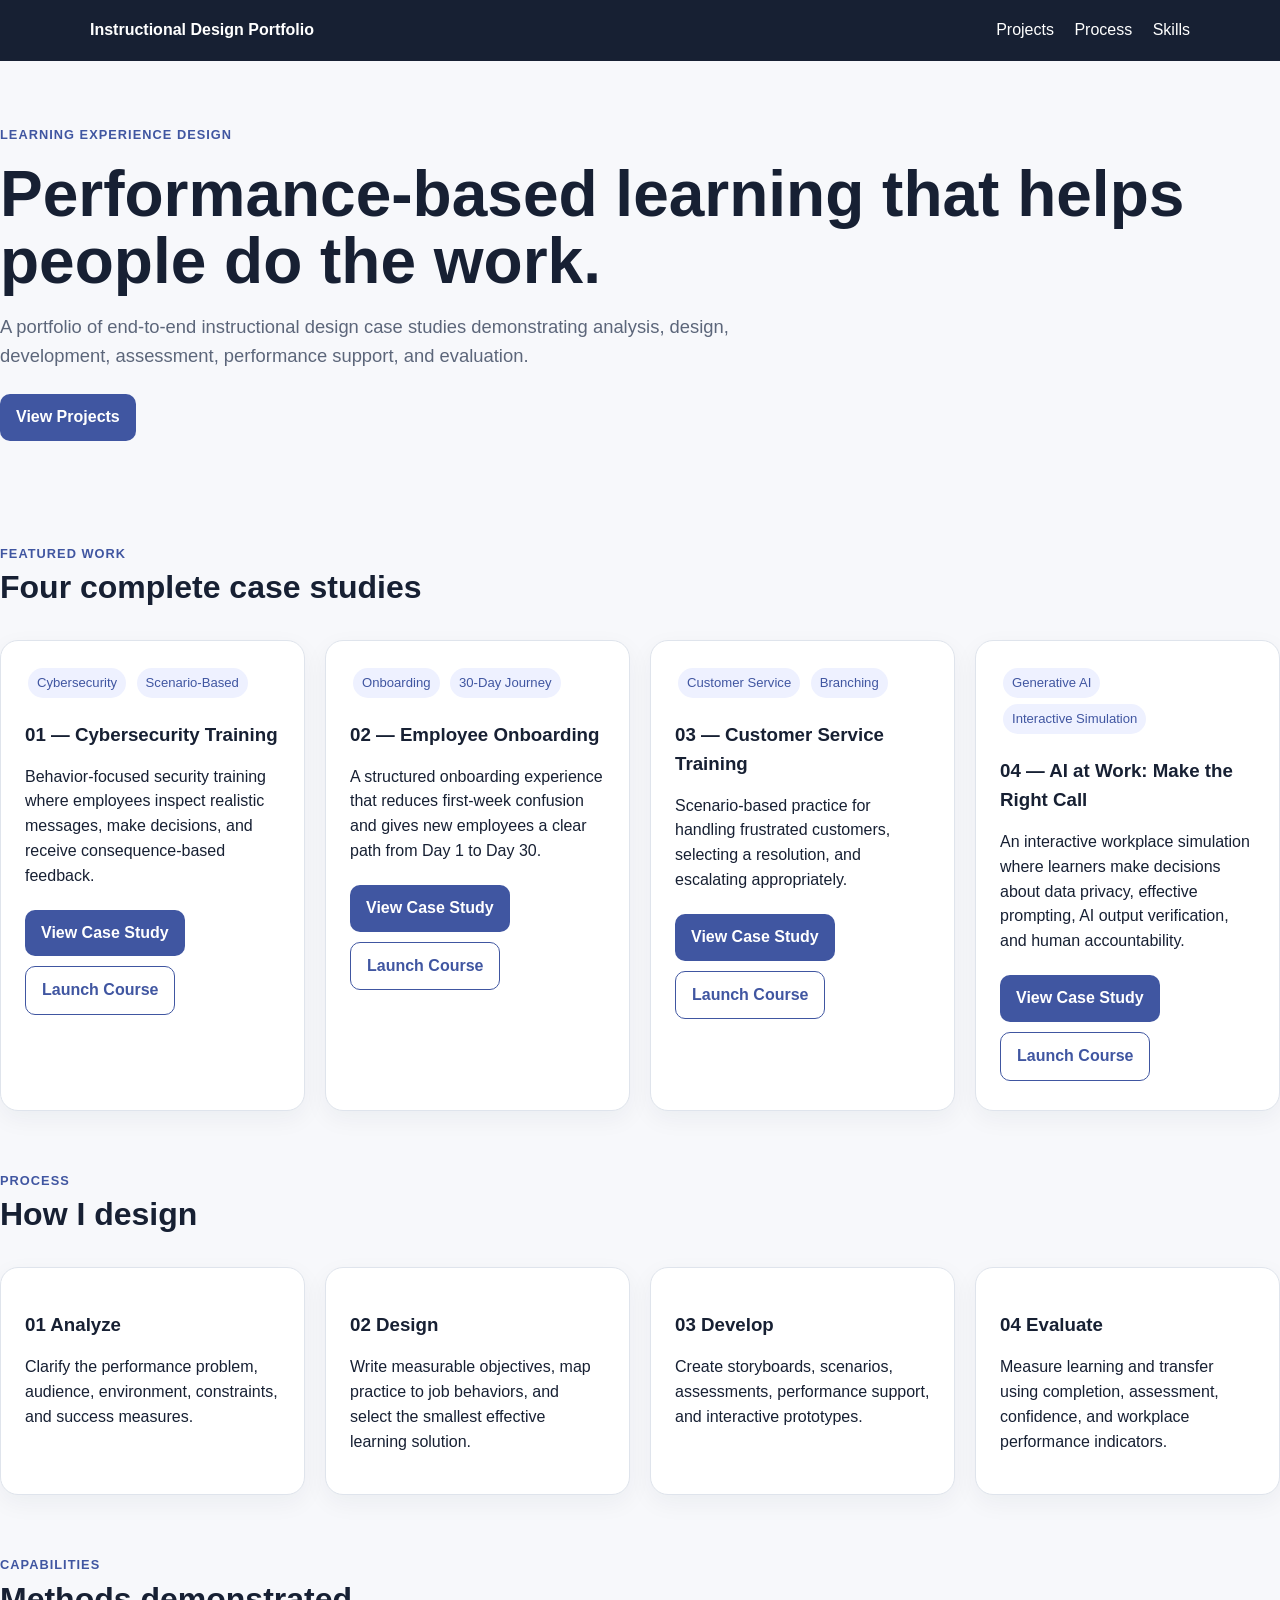
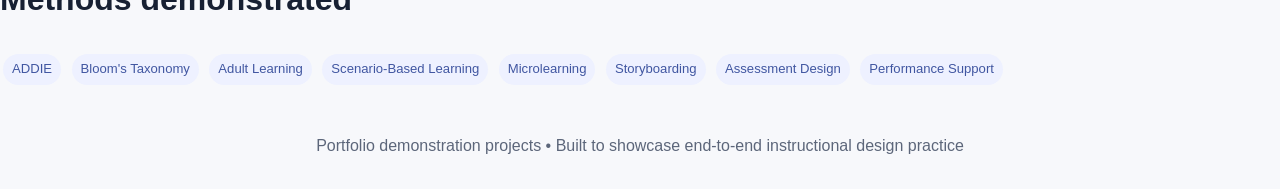
<file: index.html>
<!doctype html>
<html>
<head>
  <meta charset="utf-8">
  <meta name="viewport" content="width=device-width, initial-scale=1">
  <title>Instructional Design Portfolio</title>
  <link rel="stylesheet" href="assets/style.css">
</head>

<body>

<header>
  <nav>
    <strong>Instructional Design Portfolio</strong>
    <div class="links">
      <a href="#projects">Projects</a>
      <a href="#process">Process</a>
      <a href="#skills">Skills</a>
    </div>
  </nav>
</header>

<main>

<section class="hero">
  <div class="eyebrow">Learning Experience Design</div>
  <h1>Performance-based learning that helps people do the work.</h1>
  <p class="lead">
    A portfolio of end-to-end instructional design case studies demonstrating
    analysis, design, development, assessment, performance support, and evaluation.
  </p>
  <a class="btn" href="#projects">View Projects</a>
</section>

<section id="projects" style="margin-top:60px">
  <div class="eyebrow">Featured Work</div>
  <h2>Four complete case studies</h2>

  <div class="grid">

    <div class="card">
      <span class="tag">Cybersecurity</span>
      <span class="tag">Scenario-Based</span>
      <h3>01 — Cybersecurity Training</h3>
      <p>
        Behavior-focused security training where employees inspect realistic
        messages, make decisions, and receive consequence-based feedback.
      </p>
      <a class="btn" href="01-cybersecurity/index.html">View Case Study</a>
      <a class="btn secondary" href="01-cybersecurity/course.html">Launch Course</a>
    </div>

    <div class="card">
      <span class="tag">Onboarding</span>
      <span class="tag">30-Day Journey</span>
      <h3>02 — Employee Onboarding</h3>
      <p>
        A structured onboarding experience that reduces first-week confusion
        and gives new employees a clear path from Day 1 to Day 30.
      </p>
      <a class="btn" href="02-onboarding/index.html">View Case Study</a>
      <a class="btn secondary" href="02-onboarding/course.html">Launch Course</a>
    </div>

    <div class="card">
      <span class="tag">Customer Service</span>
      <span class="tag">Branching</span>
      <h3>03 — Customer Service Training</h3>
      <p>
        Scenario-based practice for handling frustrated customers, selecting
        a resolution, and escalating appropriately.
      </p>
      <a class="btn" href="03-customer-service/index.html">View Case Study</a>
      <a class="btn secondary" href="03-customer-service/course.html">Launch Course</a>
    </div>

    <div class="card">
      <span class="tag">Generative AI</span>
      <span class="tag">Interactive Simulation</span>
      <h3>04 — AI at Work: Make the Right Call</h3>
      <p>
        An interactive workplace simulation where learners make decisions about
        data privacy, effective prompting, AI output verification, and human accountability.
      </p>
      <a class="btn" href="04-ai-workplace-simulation/index.html">View Case Study</a>
      <a class="btn secondary" href="04-ai-workplace-simulation/course.html">Launch Course</a>
    </div>

  </div>
</section>

<section id="process" style="margin-top:60px">
  <div class="eyebrow">Process</div>
  <h2>How I design</h2>

  <div class="grid">
    <div class="card">
      <h3>01 Analyze</h3>
      <p>Clarify the performance problem, audience, environment, constraints, and success measures.</p>
    </div>

    <div class="card">
      <h3>02 Design</h3>
      <p>Write measurable objectives, map practice to job behaviors, and select the smallest effective learning solution.</p>
    </div>

    <div class="card">
      <h3>03 Develop</h3>
      <p>Create storyboards, scenarios, assessments, performance support, and interactive prototypes.</p>
    </div>

    <div class="card">
      <h3>04 Evaluate</h3>
      <p>Measure learning and transfer using completion, assessment, confidence, and workplace performance indicators.</p>
    </div>
  </div>
</section>

<section id="skills" style="margin-top:60px">
  <div class="eyebrow">Capabilities</div>
  <h2>Methods demonstrated</h2>

  <p>
    <span class="tag">ADDIE</span>
    <span class="tag">Bloom's Taxonomy</span>
    <span class="tag">Adult Learning</span>
    <span class="tag">Scenario-Based Learning</span>
    <span class="tag">Microlearning</span>
    <span class="tag">Storyboarding</span>
    <span class="tag">Assessment Design</span>
    <span class="tag">Performance Support</span>
  </p>
</section>

</main>

<footer>
  Portfolio demonstration projects • Built to showcase end-to-end instructional design practice
</footer>

</body>
</html>
</file>
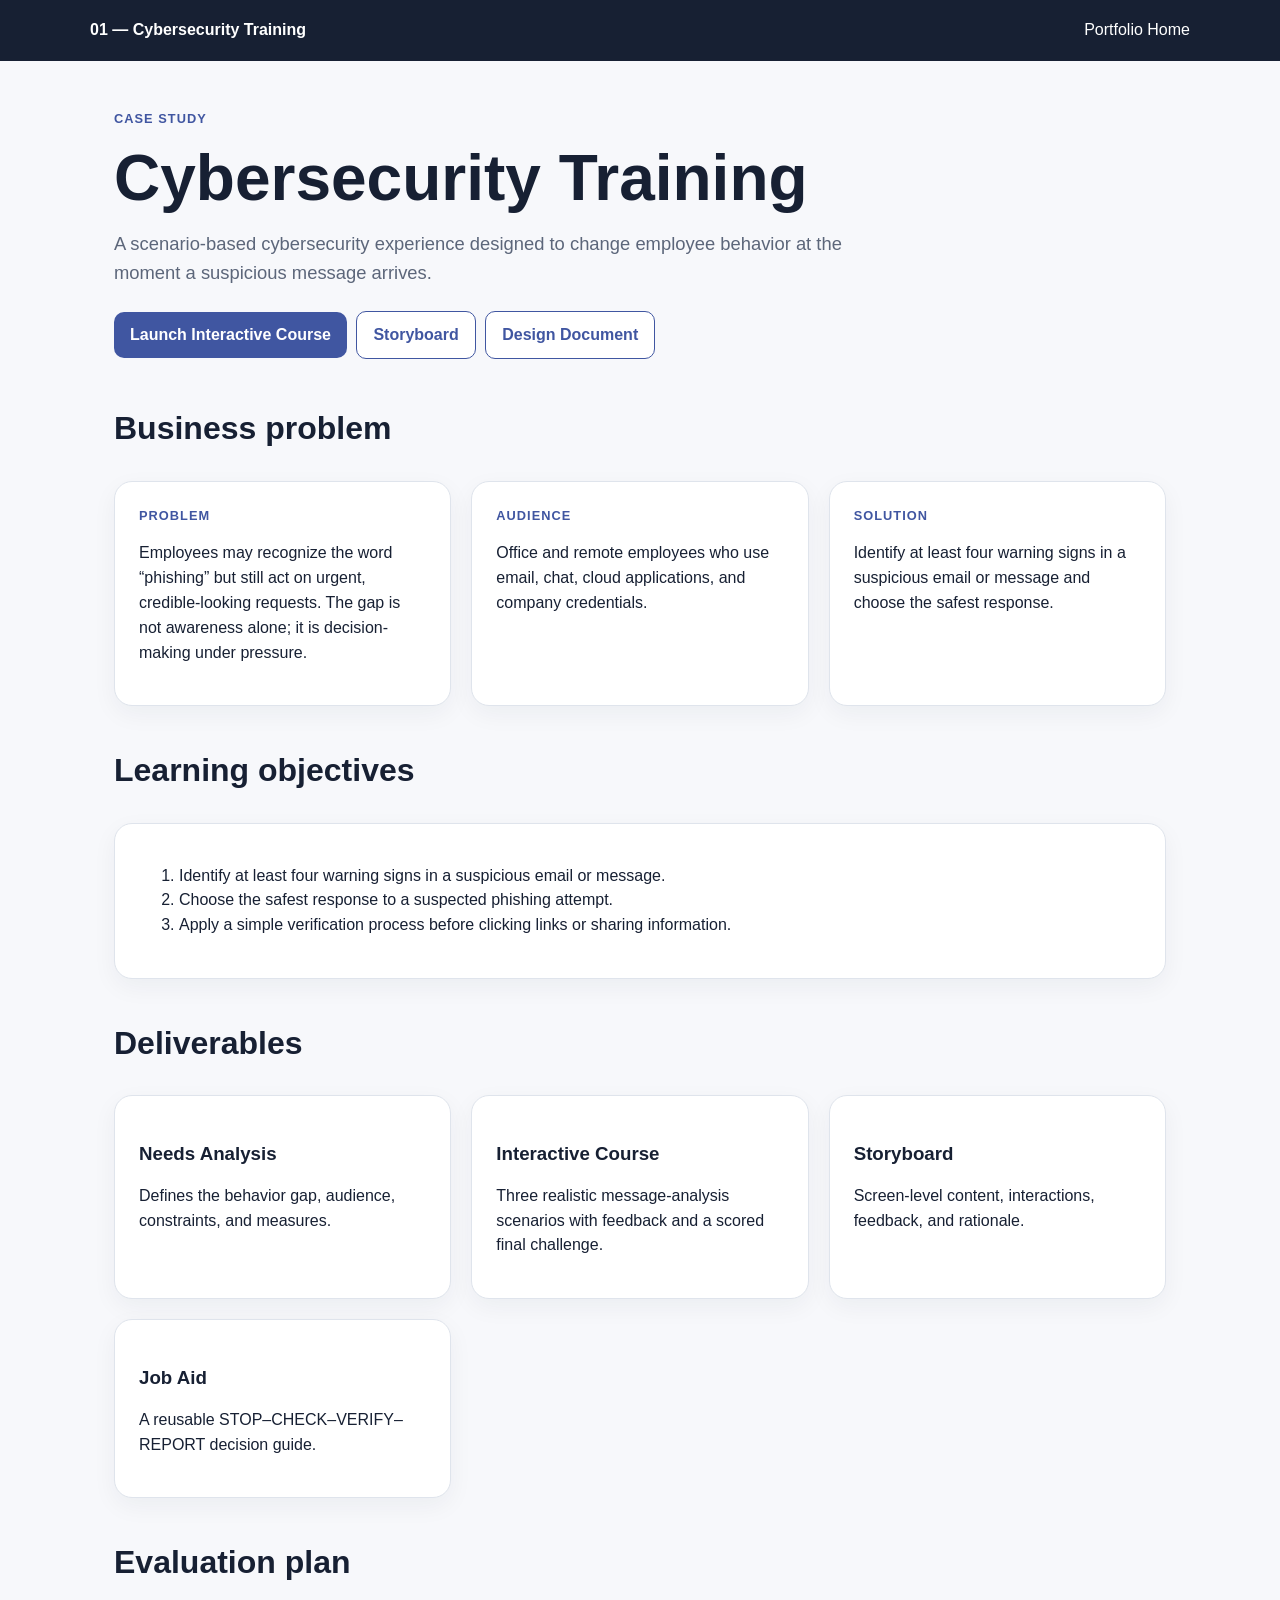
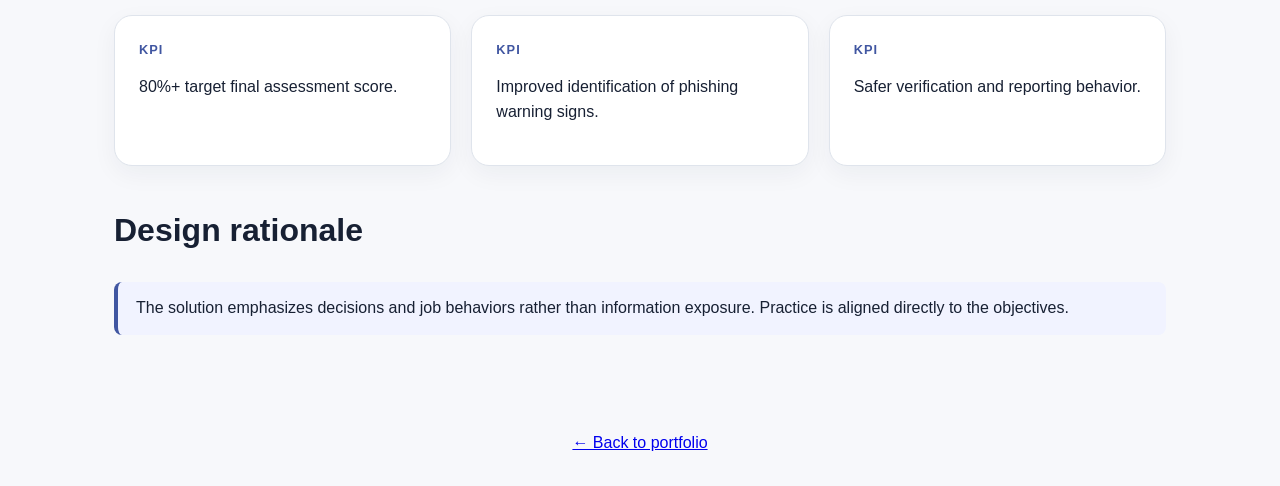
<file: 01-cybersecurity/index.html>
<!doctype html>
<html lang="en">
<head>
<meta charset="utf-8">
<meta name="viewport" content="width=device-width,initial-scale=1">
<title>Cybersecurity Training</title>
  <link rel="stylesheet" href="../assets/style.css">
<style>
.click-card { display:block; color:inherit; text-decoration:none; cursor:pointer; }
.click-card:hover { transform:translateY(-3px); box-shadow:0 8px 20px rgba(0,0,0,.12); }
</style>
</head>
<body>

<header>
<nav><strong>01 — Cybersecurity Training</strong>
<a href="../index.html">Portfolio Home</a>
</nav>
</header>

<main class="wrap">
<div class="eyebrow">Case Study</div>
<h1>Cybersecurity Training</h1>

<p class="lead">
A scenario-based cybersecurity experience designed to change employee behavior
at the moment a suspicious message arrives.
</p>

<div class="hero-course">
<a class="btn" href="course.html">Launch Interactive Course</a>
<a class="btn secondary" href="storyboard.md">Storyboard</a>
<a class="btn secondary" href="design-document.md">Design Document</a>
</div>

<section style="margin-top:40px">
<h2>Business problem</h2>
<div class="grid">
<div class="card">
<div class="eyebrow">Problem</div>
<p>Employees may recognize the word “phishing” but still act on urgent, credible-looking requests. The gap is not awareness alone; it is decision-making under pressure.</p>
</div>

<div class="card">
<div class="eyebrow">Audience</div>
<p>Office and remote employees who use email, chat, cloud applications, and company credentials.</p>
</div>

<div class="card">
<div class="eyebrow">Solution</div>
<p>Identify at least four warning signs in a suspicious email or message and choose the safest response.</p>
</div>
</div>
</section>

<section style="margin-top:40px">
<h2>Learning objectives</h2>
<div class="card">
<ol>
<li>Identify at least four warning signs in a suspicious email or message.</li>
<li>Choose the safest response to a suspected phishing attempt.</li>
<li>Apply a simple verification process before clicking links or sharing information.</li>
</ol>
</div>
</section>

<section style="margin-top:40px">
<h2>Deliverables</h2>

<div class="grid">

<a class="card click-card" href="design-document.md">
<h3>Needs Analysis</h3>
<p>Defines the behavior gap, audience, constraints, and measures.</p>
</a>

<a class="card click-card" href="course.html">
<h3>Interactive Course</h3>
<p>Three realistic message-analysis scenarios with feedback and a scored final challenge.</p>
</a>

<a class="card click-card" href="storyboard.md">
<h3>Storyboard</h3>
<p>Screen-level content, interactions, feedback, and rationale.</p>
</a>

<a class="card click-card" href="job-aid.html">
<h3>Job Aid</h3>
<p>A reusable STOP–CHECK–VERIFY–REPORT decision guide.</p>
</a>

</div>
</section>

<section style="margin-top:40px">
<h2>Evaluation plan</h2>
<div class="grid">
<div class="card"><div class="eyebrow">KPI</div><p>80%+ target final assessment score.</p></div>
<div class="card"><div class="eyebrow">KPI</div><p>Improved identification of phishing warning signs.</p></div>
<div class="card"><div class="eyebrow">KPI</div><p>Safer verification and reporting behavior.</p></div>
</div>
</section>

<section style="margin-top:40px">
<h2>Design rationale</h2>
<div class="callout">
The solution emphasizes decisions and job behaviors rather than information exposure. Practice is aligned directly to the objectives.
</div>
</section>

</main>

<footer>
<a href="../index.html">← Back to portfolio</a>
</footer>

</body>
</html>
</file>
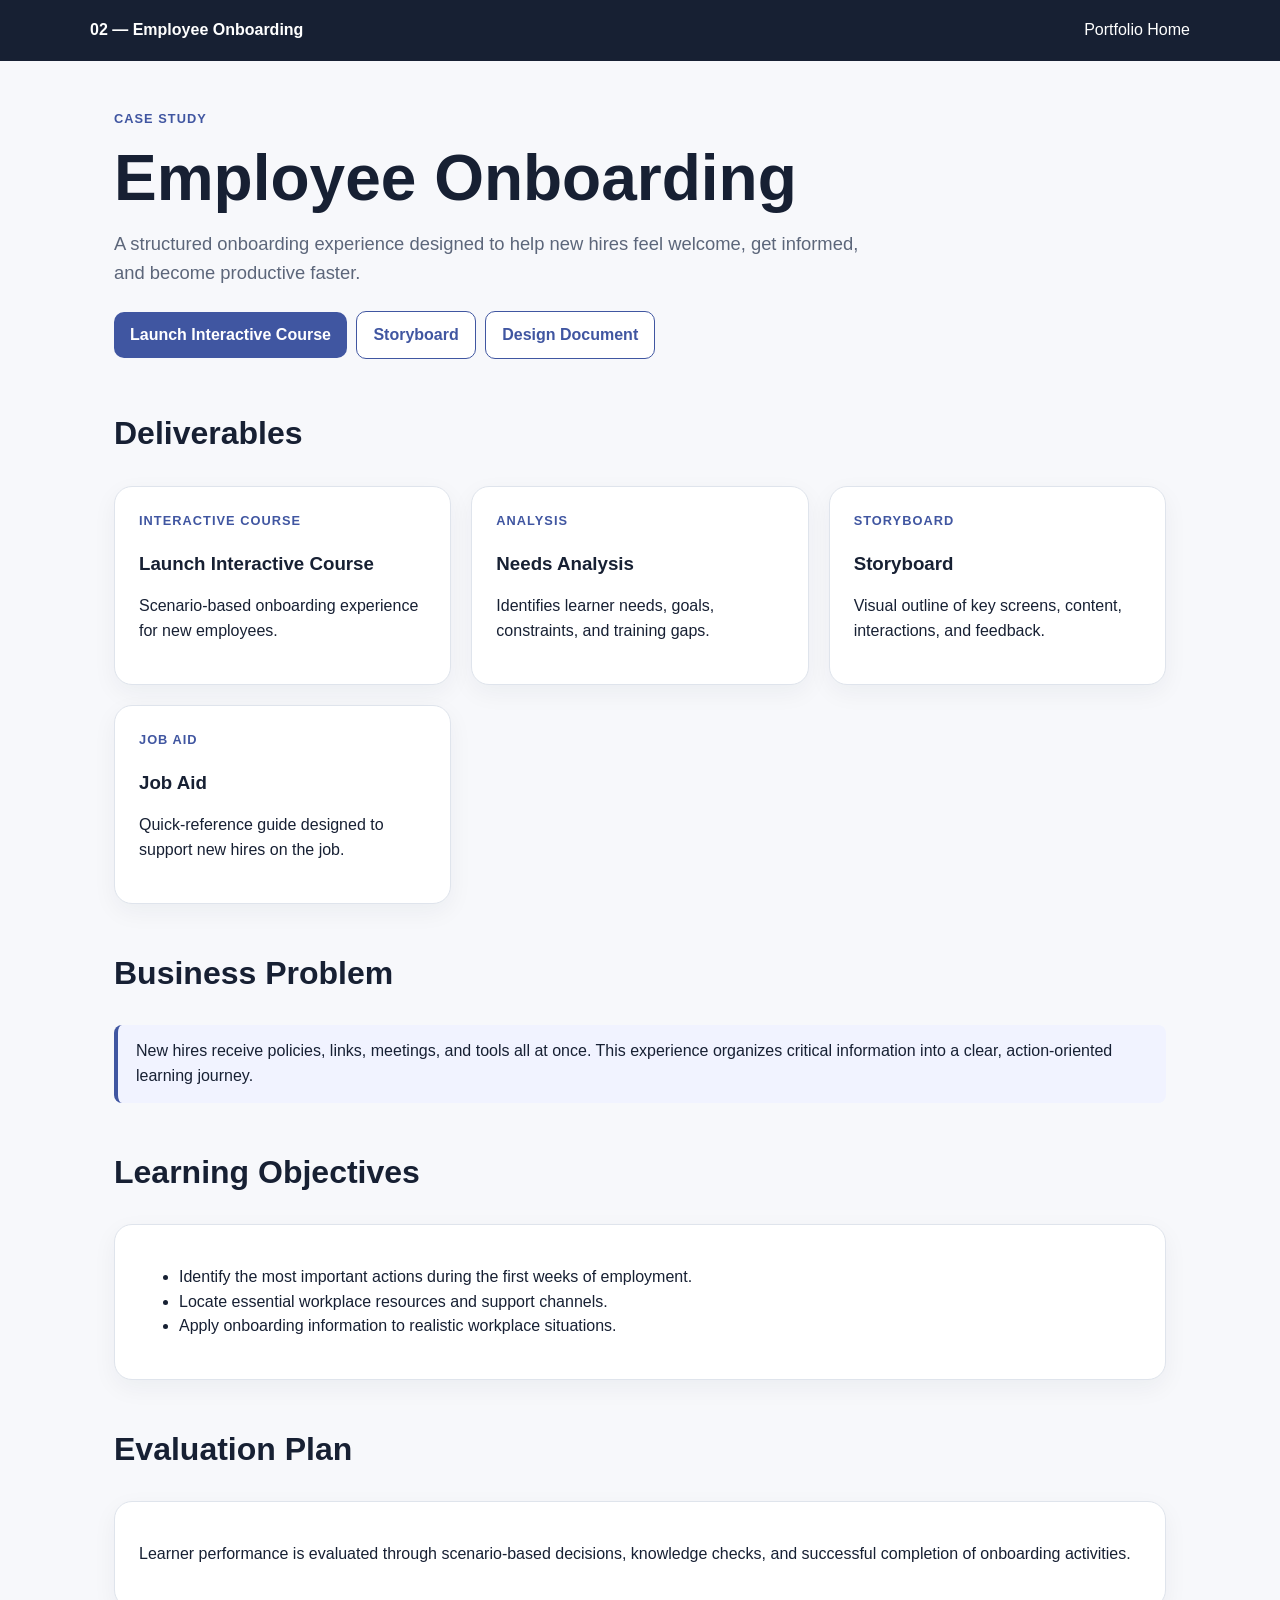
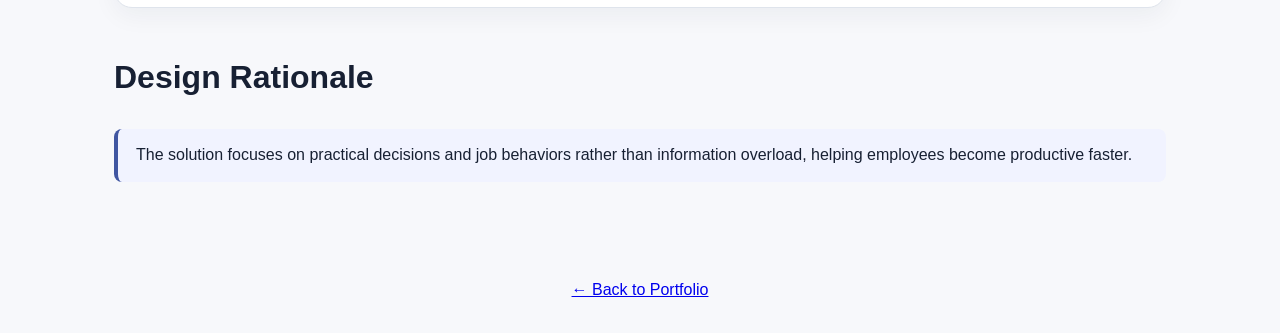
<file: 02-onboarding/index.html>
<!DOCTYPE html>
<html lang="en">
<head>
<meta charset="UTF-8">
<meta name="viewport" content="width=device-width, initial-scale=1.0">
<title>Employee Onboarding | Instructional Design Portfolio</title>
<link rel="stylesheet" href="../assets/style.css">

<style>
.click-card {
  display: block;
  color: inherit;
  text-decoration: none;
  cursor: pointer;
}

.click-card:hover {
  transform: translateY(-3px);
  box-shadow: 0 8px 20px rgba(0,0,0,.12);
}
</style>
</head>

<body>

<header>
<nav>
<strong>02 — Employee Onboarding</strong>
<a href="../index.html">Portfolio Home</a>
</nav>
</header>

<main class="wrap">

<div class="eyebrow">CASE STUDY</div>

<h1>Employee Onboarding</h1>

<p class="lead">
A structured onboarding experience designed to help new hires feel welcome,
get informed, and become productive faster.
</p>

<div class="hero-course">
<a class="btn" href="course.html">Launch Interactive Course</a>
<a class="btn secondary" href="storyboard.md">Storyboard</a>
<a class="btn secondary" href="design-document.md">Design Document</a>
</div>

<section style="margin-top:45px">
<h2>Deliverables</h2>

<div class="grid">

<a class="card click-card" href="course.html">
<div class="eyebrow">INTERACTIVE COURSE</div>
<h3>Launch Interactive Course</h3>
<p>Scenario-based onboarding experience for new employees.</p>
</a>

<a class="card click-card" href="design-document.md">
<div class="eyebrow">ANALYSIS</div>
<h3>Needs Analysis</h3>
<p>Identifies learner needs, goals, constraints, and training gaps.</p>
</a>

<a class="card click-card" href="storyboard.md">
<div class="eyebrow">STORYBOARD</div>
<h3>Storyboard</h3>
<p>Visual outline of key screens, content, interactions, and feedback.</p>
</a>

<a class="card click-card" href="job-aid.html">
<div class="eyebrow">JOB AID</div>
<h3>Job Aid</h3>
<p>Quick-reference guide designed to support new hires on the job.</p>
</a>

</div>
</section>

<section style="margin-top:45px">
<h2>Business Problem</h2>

<div class="callout">
New hires receive policies, links, meetings, and tools all at once.
This experience organizes critical information into a clear,
action-oriented learning journey.
</div>
</section>

<section style="margin-top:45px">
<h2>Learning Objectives</h2>

<div class="card">
<ul>
<li>Identify the most important actions during the first weeks of employment.</li>
<li>Locate essential workplace resources and support channels.</li>
<li>Apply onboarding information to realistic workplace situations.</li>
</ul>
</div>
</section>

<section style="margin-top:45px">
<h2>Evaluation Plan</h2>

<div class="card">
<p>
Learner performance is evaluated through scenario-based decisions,
knowledge checks, and successful completion of onboarding activities.
</p>
</div>
</section>

<section style="margin-top:45px">
<h2>Design Rationale</h2>

<div class="callout">
The solution focuses on practical decisions and job behaviors rather than
information overload, helping employees become productive faster.
</div>
</section>

</main>

<footer>
<a href="../index.html">← Back to Portfolio</a>
</footer>

</body>
</html>
</file>
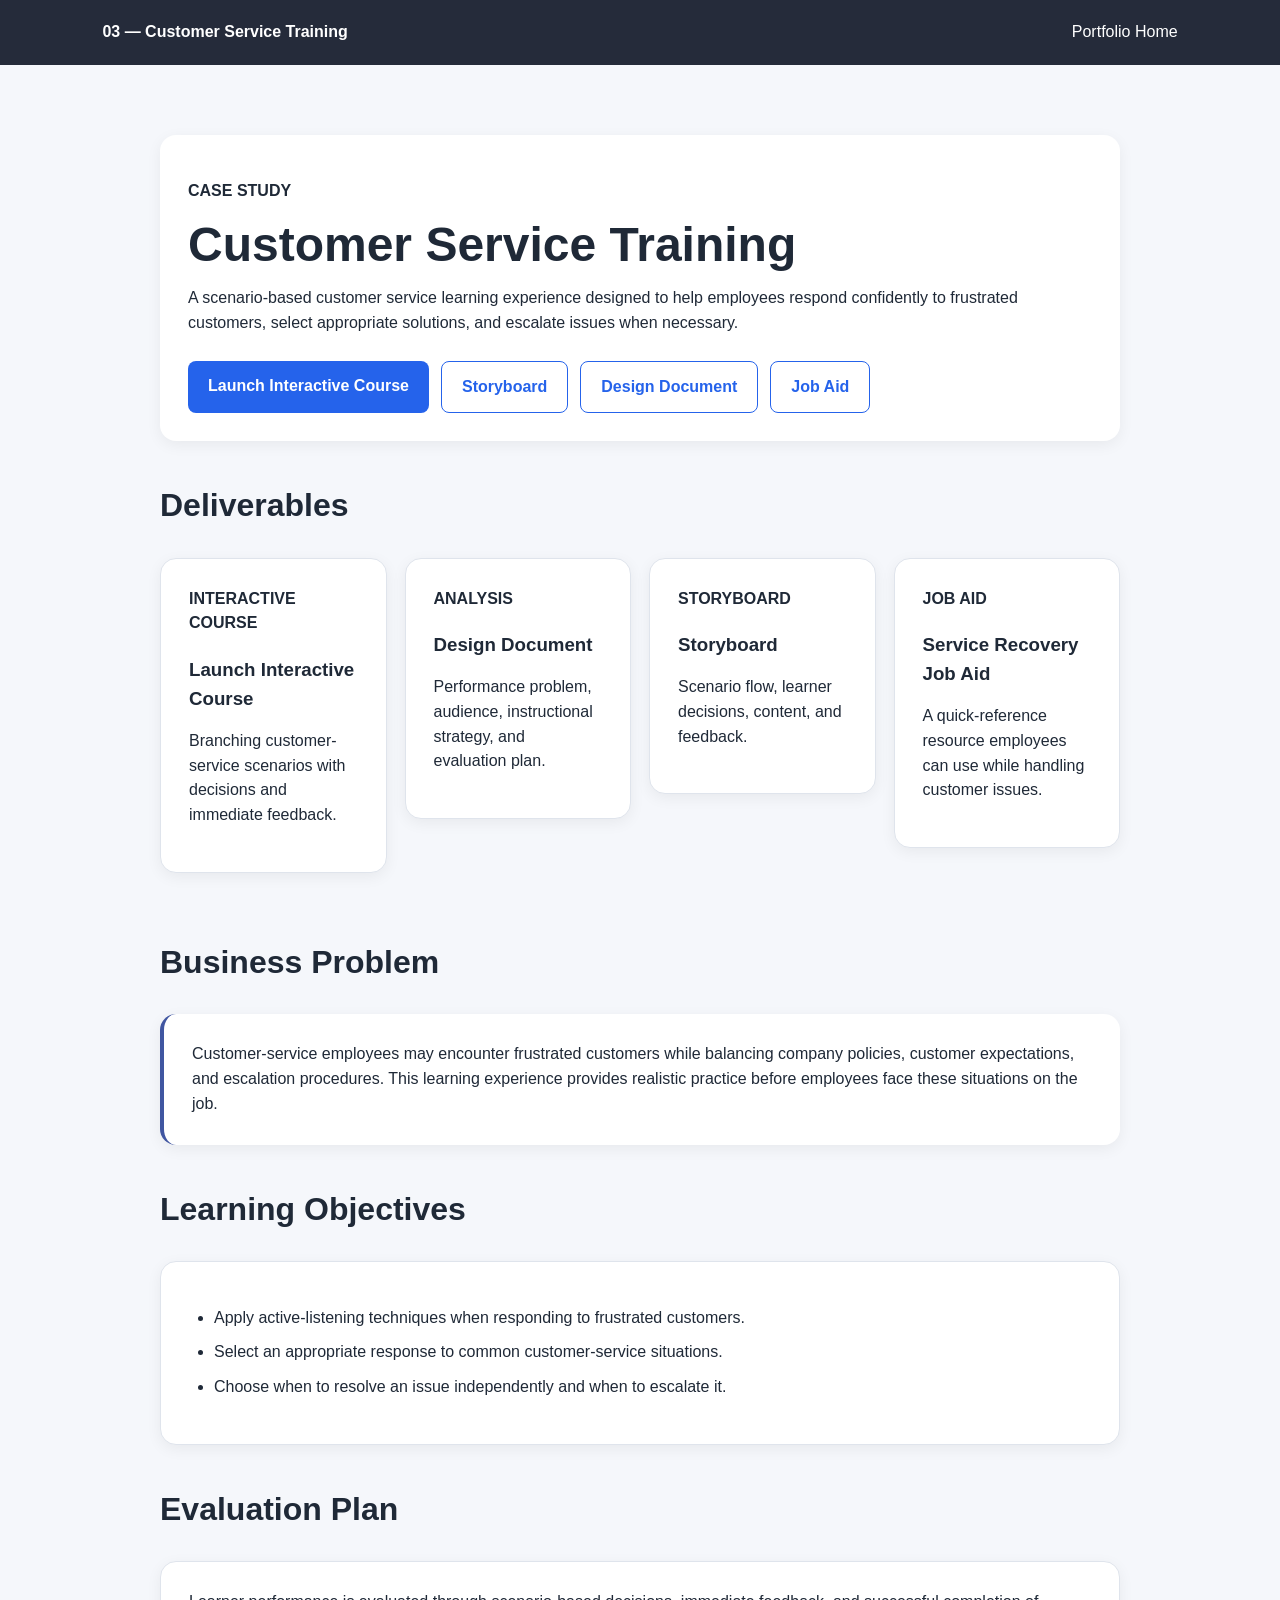
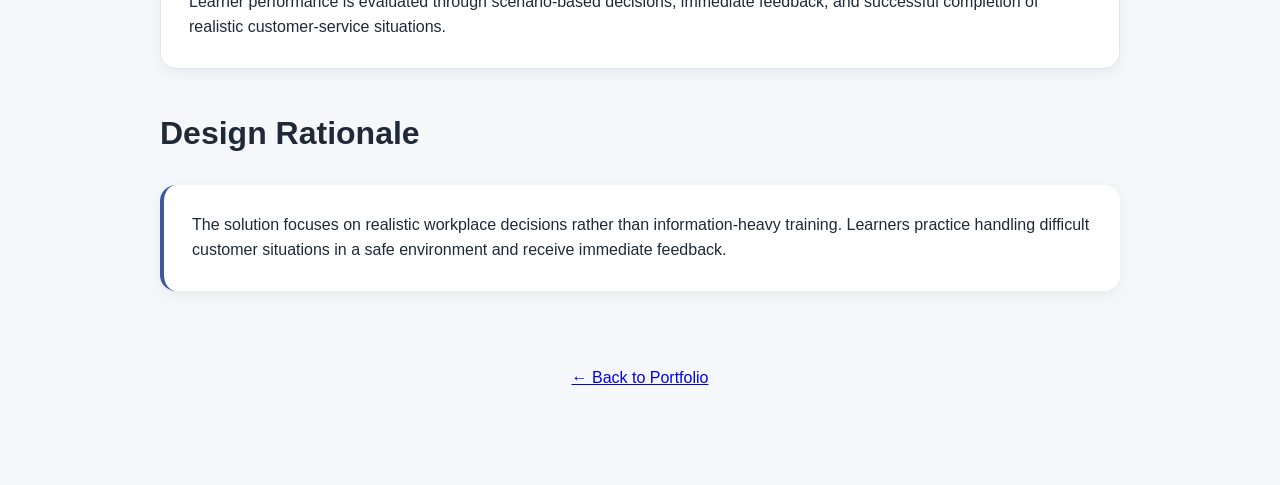
<file: 03-customer-service/index.html>
<!DOCTYPE html>
<html lang="en">
<head>
<meta charset="UTF-8">
<meta name="viewport" content="width=device-width, initial-scale=1.0">
<title>Customer Service Training | Instructional Design Portfolio</title>
<link rel="stylesheet" href="../assets/style.css">

<style>
body {
  font-family: Arial, sans-serif;
  margin: 0;
  background: #f5f7fb;
  color: #1f2937;
}

header {
  background: #252b3a;
  color: white;
  padding: 20px 8%;
}

nav {
  display: flex;
  justify-content: space-between;
  align-items: center;
}

nav a {
  color: white;
  text-decoration: none;
}

main {
  max-width: 1000px;
  margin: 50px auto;
  padding: 20px;
}

.hero, .card, .callout {
  background: white;
  border-radius: 16px;
  padding: 28px;
  margin-bottom: 25px;
  box-shadow: 0 4px 15px rgba(0,0,0,.06);
}

h1 {
  font-size: 48px;
  margin-bottom: 10px;
}

h2 {
  margin-top: 40px;
}

.buttons {
  display: flex;
  flex-wrap: wrap;
  gap: 12px;
  margin-top: 25px;
}

.button {
  display: inline-block;
  padding: 13px 20px;
  background: #2563eb;
  color: white;
  text-decoration: none;
  border-radius: 8px;
  font-weight: bold;
}

.button.secondary {
  background: white;
  color: #2563eb;
  border: 1px solid #2563eb;
}

.deliverables {
  display: grid;
  grid-template-columns: repeat(auto-fit,minmax(210px,1fr));
  gap: 18px;
}

.deliverables a {
  text-decoration: none;
  color: inherit;
}

.deliverables .card:hover {
  transform: translateY(-3px);
}

.objectives {
  list-style-type: disc;
  padding-left: 25px;
}

.objectives li {
  display: list-item;
  margin: 10px 0;
}

footer {
  margin-top: 50px;
  padding: 25px 0;
}
</style>
</head>

<body>

<header>
<nav>
<strong>03 — Customer Service Training</strong>
<a href="../index.html">Portfolio Home</a>
</nav>
</header>

<main>

<section class="hero">
<p><strong>CASE STUDY</strong></p>
<h1>Customer Service Training</h1>

<p>
A scenario-based customer service learning experience designed to help
employees respond confidently to frustrated customers, select appropriate
solutions, and escalate issues when necessary.
</p>

<div class="buttons">
<a class="button" href="course.html">Launch Interactive Course</a>
<a class="button secondary" href="storyboard.md">Storyboard</a>
<a class="button secondary" href="design-document.md">Design Document</a>
<a class="button secondary" href="job-aid.html">Job Aid</a>
</div>
</section>


<h2>Deliverables</h2>

<div class="deliverables">

<a href="course.html">
<div class="card">
<strong>INTERACTIVE COURSE</strong>
<h3>Launch Interactive Course</h3>
<p>Branching customer-service scenarios with decisions and immediate feedback.</p>
</div>
</a>

<a href="design-document.md">
<div class="card">
<strong>ANALYSIS</strong>
<h3>Design Document</h3>
<p>Performance problem, audience, instructional strategy, and evaluation plan.</p>
</div>
</a>

<a href="storyboard.md">
<div class="card">
<strong>STORYBOARD</strong>
<h3>Storyboard</h3>
<p>Scenario flow, learner decisions, content, and feedback.</p>
</div>
</a>

<a href="job-aid.html">
<div class="card">
<strong>JOB AID</strong>
<h3>Service Recovery Job Aid</h3>
<p>A quick-reference resource employees can use while handling customer issues.</p>
</div>
</a>

</div>


<h2>Business Problem</h2>

<div class="callout">
Customer-service employees may encounter frustrated customers while balancing
company policies, customer expectations, and escalation procedures. This
learning experience provides realistic practice before employees face these
situations on the job.
</div>


<h2>Learning Objectives</h2>

<div class="card">
<ul class="objectives">
<li>Apply active-listening techniques when responding to frustrated customers.</li>
<li>Select an appropriate response to common customer-service situations.</li>
<li>Choose when to resolve an issue independently and when to escalate it.</li>
</ul>
</div>


<h2>Evaluation Plan</h2>

<div class="card">
Learner performance is evaluated through scenario-based decisions,
immediate feedback, and successful completion of realistic
customer-service situations.
</div>


<h2>Design Rationale</h2>

<div class="callout">
The solution focuses on realistic workplace decisions rather than
information-heavy training. Learners practice handling difficult customer
situations in a safe environment and receive immediate feedback.
</div>


<footer>
<a href="../index.html">← Back to Portfolio</a>
</footer>

</main>

</body>
</html>
</file>
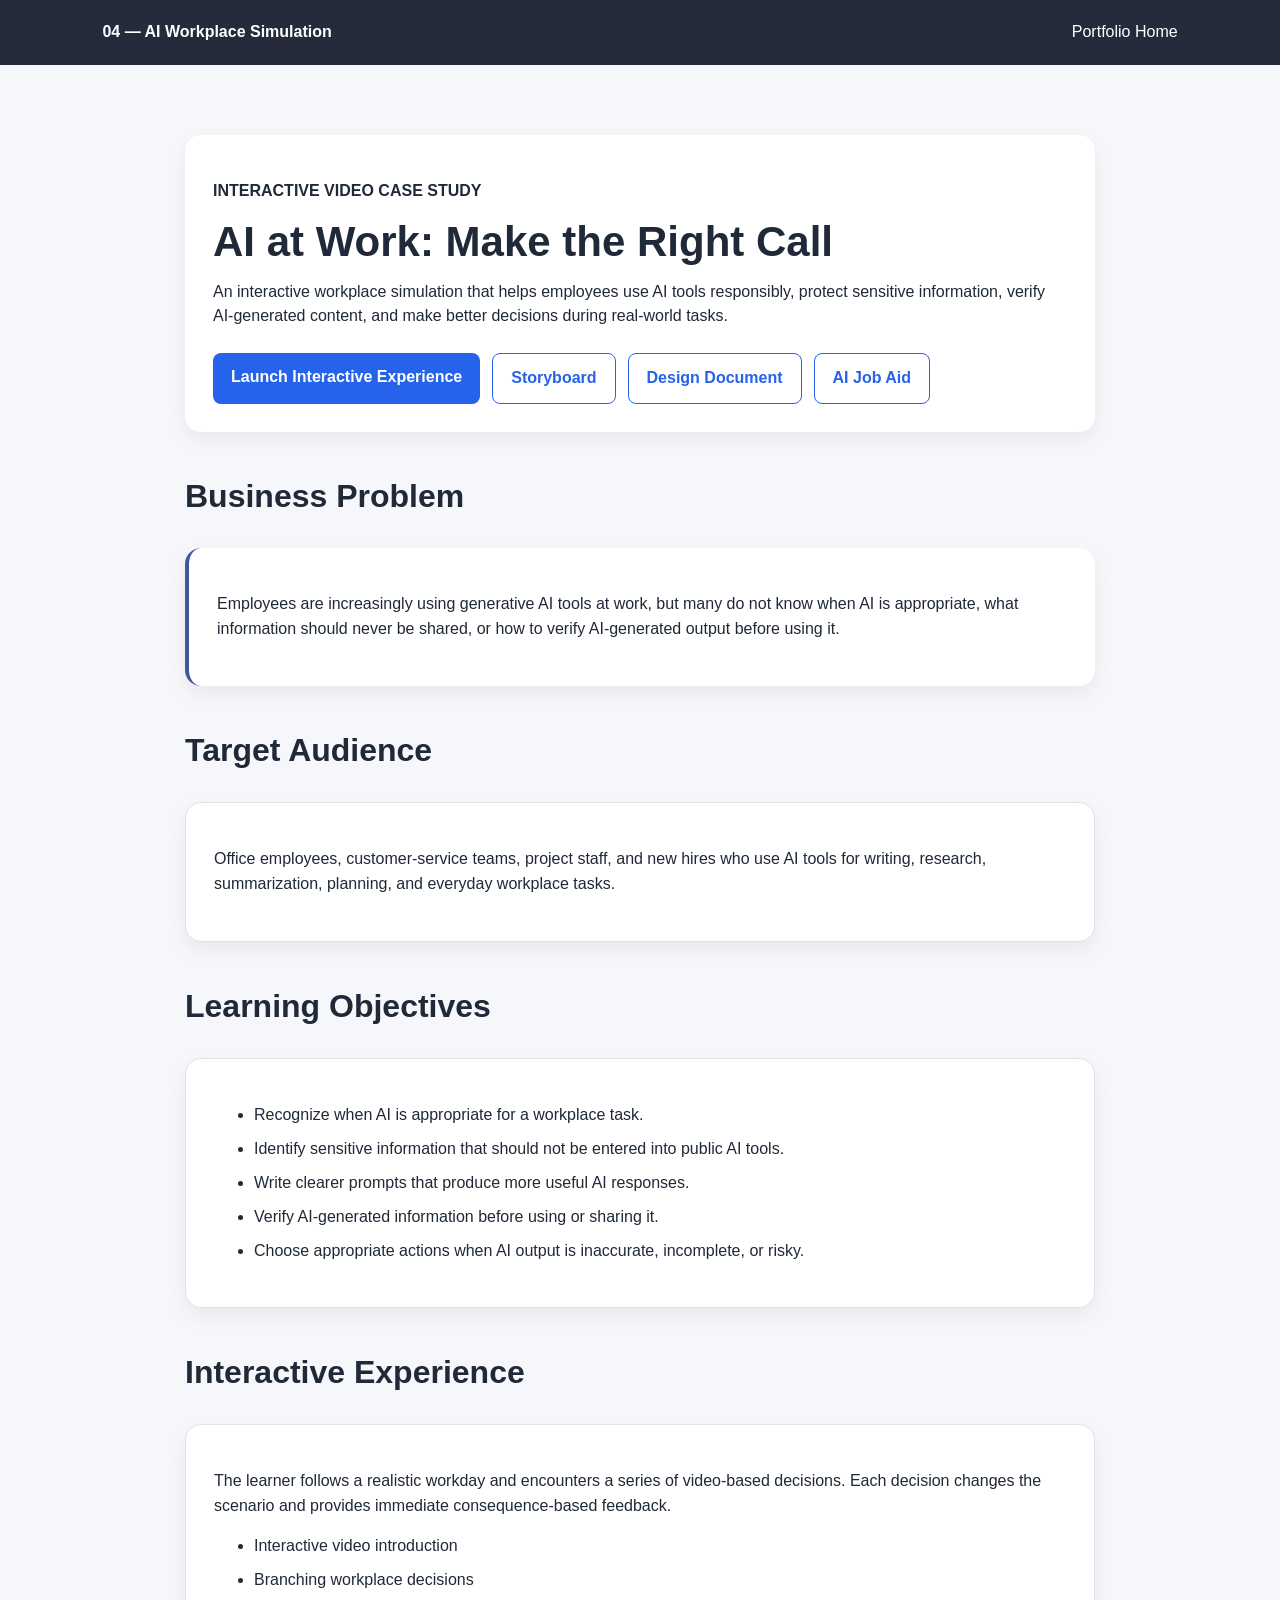
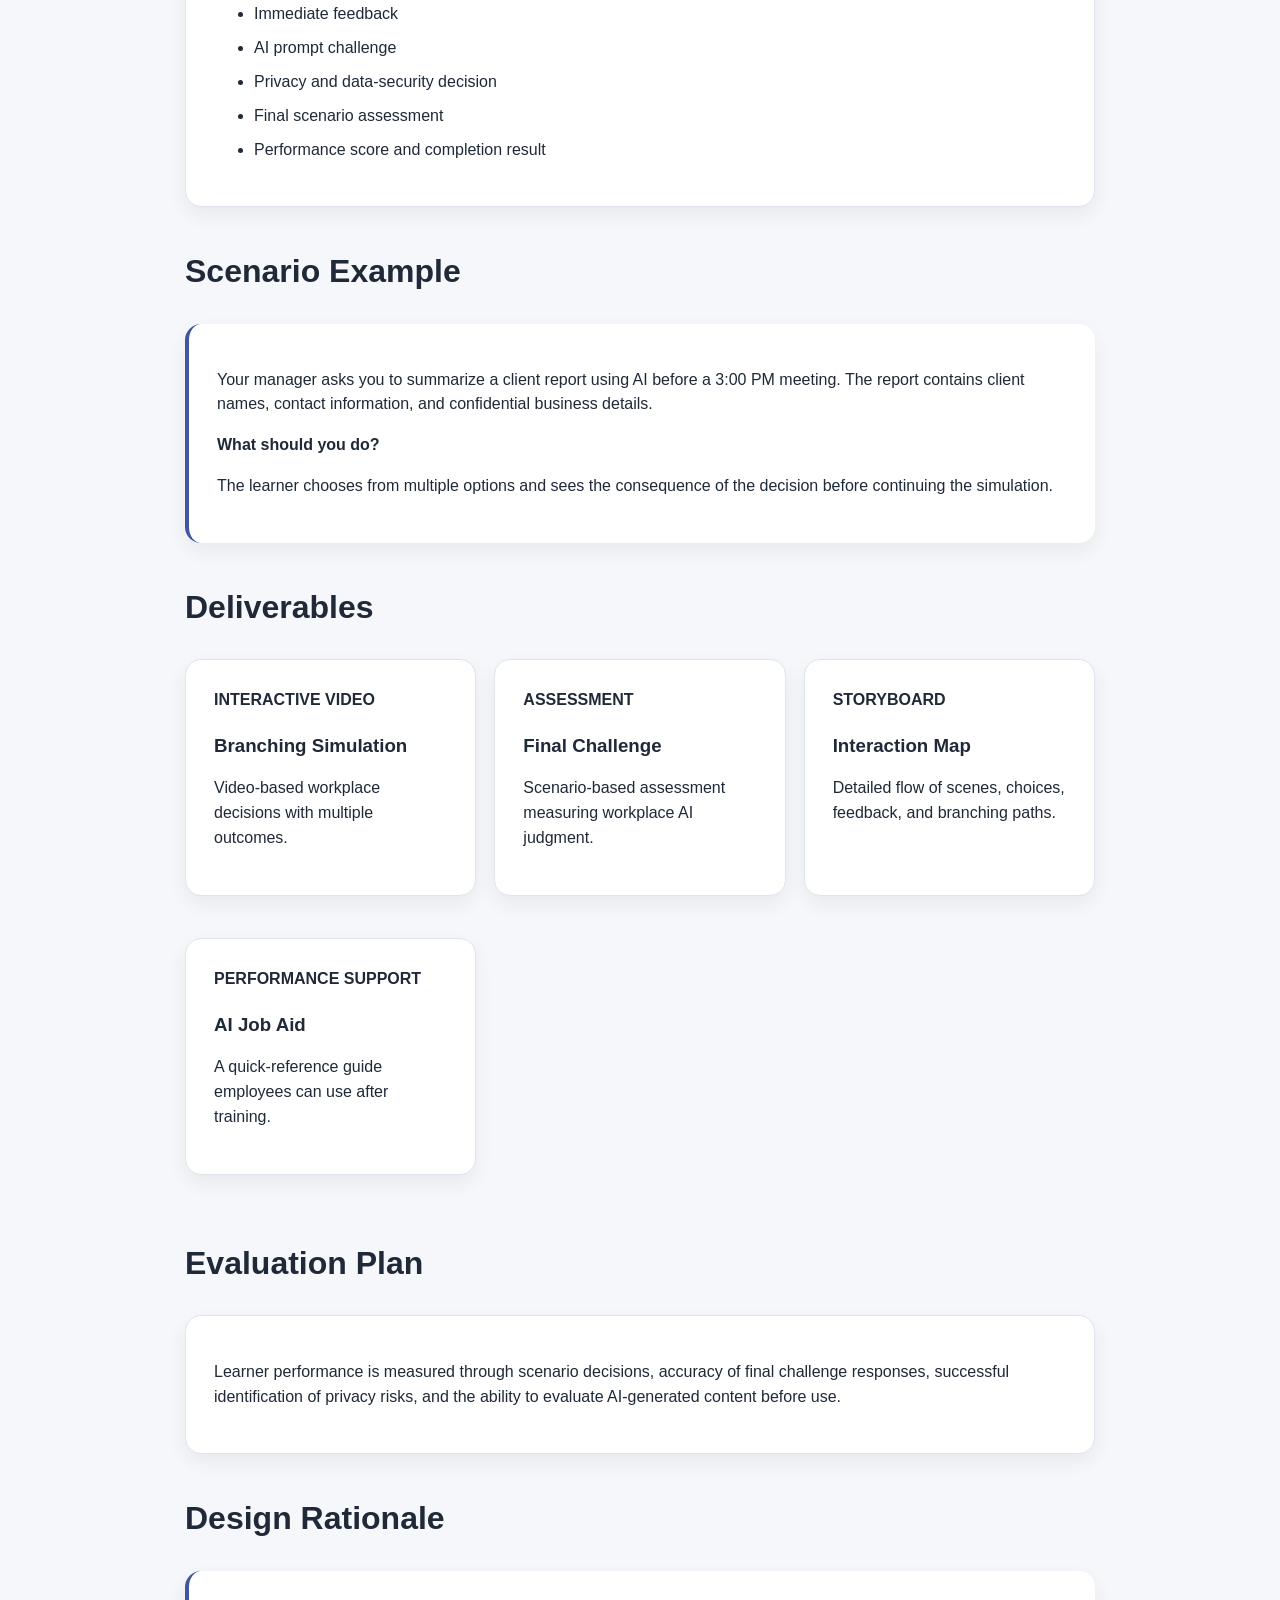
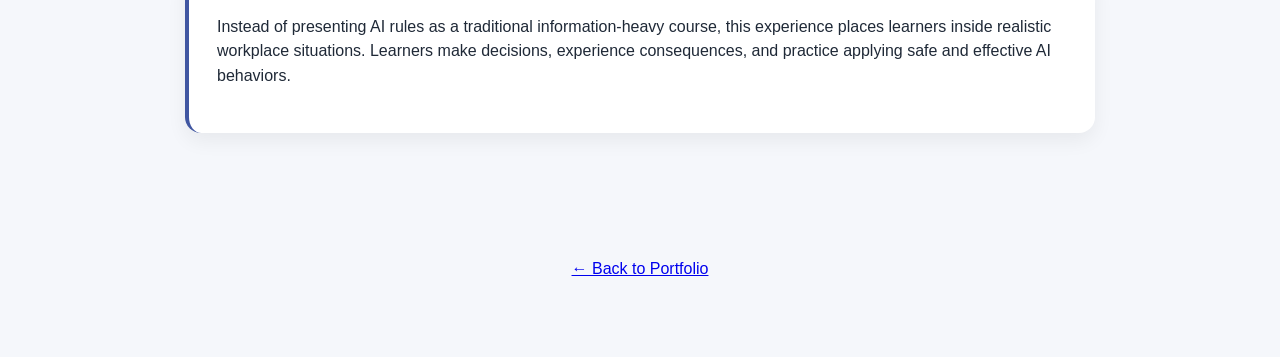
<file: 04-ai-workplace-simulation/index.html>
<!DOCTYPE html>
<html lang="en">
<head>
  <meta charset="UTF-8">
  <meta name="viewport" content="width=device-width, initial-scale=1.0">
  <title>AI at Work: Make the Right Call | Instructional Design Portfolio</title>
  <link rel="stylesheet" href="../assets/style.css">
  <style>
    body {
      font-family: Arial, sans-serif;
      margin: 0;
      background: #f5f7fb;
      color: #1f2937;
    }

    header {
      background: #252b3a;
      color: white;
      padding: 20px 8%;
    }

    nav {
      display: flex;
      justify-content: space-between;
      align-items: center;
    }

    nav a {
      color: white;
      text-decoration: none;
    }

    main {
      max-width: 950px;
      margin: 50px auto;
      padding: 20px;
    }

    .hero, .card, .callout {
      background: white;
      border-radius: 16px;
      padding: 28px;
      margin-bottom: 24px;
      box-shadow: 0 8px 20px rgba(0,0,0,.06);
    }

    .buttons {
      display: flex;
      gap: 12px;
      flex-wrap: wrap;
      margin-top: 24px;
    }

    .button {
      display: inline-block;
      padding: 12px 18px;
      border-radius: 8px;
      background: #2563eb;
      color: white;
      text-decoration: none;
      font-weight: 700;
    }

    .button.secondary {
      background: white;
      color: #2563eb;
      border: 1px solid #2563eb;
    }

    .deliverables {
      display: grid;
      grid-template-columns: repeat(auto-fit, minmax(220px, 1fr));
      gap: 18px;
    }

    h1 {
      font-size: 42px;
      margin: 10px 0;
    }

    h2 {
      margin-top: 40px;
    }

    li {
      margin: 10px 0;
      line-height: 1.5;
    }

    footer {
      text-align: center;
      margin: 45px 0;
    }
  </style>
</head>

<body>

<header>
  <nav>
    <strong>04 — AI Workplace Simulation</strong>
    <a href="../index.html">Portfolio Home</a>
  </nav>
</header>

<main>

  <section class="hero">
    <p><strong>INTERACTIVE VIDEO CASE STUDY</strong></p>
    <h1>AI at Work: Make the Right Call</h1>

    <p>
      An interactive workplace simulation that helps employees use AI tools
      responsibly, protect sensitive information, verify AI-generated content,
      and make better decisions during real-world tasks.
    </p>

    <div class="buttons">
      <a class="button" href="course.html">Launch Interactive Experience</a>
      <a class="button secondary" href="storyboard.html">Storyboard</a>
      <a class="button secondary" href="design-document.html">Design Document</a>
      <a class="button secondary" href="job-aid.html">AI Job Aid</a>
    </div>
  </section>

  <section>
    <h2>Business Problem</h2>
    <div class="callout">
      <p>
        Employees are increasingly using generative AI tools at work, but many
        do not know when AI is appropriate, what information should never be
        shared, or how to verify AI-generated output before using it.
      </p>
    </div>
  </section>

  <section>
    <h2>Target Audience</h2>
    <div class="card">
      <p>
        Office employees, customer-service teams, project staff, and new hires
        who use AI tools for writing, research, summarization, planning, and
        everyday workplace tasks.
      </p>
    </div>
  </section>

  <section>
    <h2>Learning Objectives</h2>
    <div class="card">
      <ul>
        <li>Recognize when AI is appropriate for a workplace task.</li>
        <li>Identify sensitive information that should not be entered into public AI tools.</li>
        <li>Write clearer prompts that produce more useful AI responses.</li>
        <li>Verify AI-generated information before using or sharing it.</li>
        <li>Choose appropriate actions when AI output is inaccurate, incomplete, or risky.</li>
      </ul>
    </div>
  </section>

  <section>
    <h2>Interactive Experience</h2>
    <div class="card">
      <p>
        The learner follows a realistic workday and encounters a series of
        video-based decisions. Each decision changes the scenario and provides
        immediate consequence-based feedback.
      </p>

      <ul>
        <li>Interactive video introduction</li>
        <li>Branching workplace decisions</li>
        <li>Immediate feedback</li>
        <li>AI prompt challenge</li>
        <li>Privacy and data-security decision</li>
        <li>Final scenario assessment</li>
        <li>Performance score and completion result</li>
      </ul>
    </div>
  </section>

  <section>
    <h2>Scenario Example</h2>
    <div class="callout">
      <p>
        Your manager asks you to summarize a client report using AI before a
        3:00 PM meeting. The report contains client names, contact information,
        and confidential business details.
      </p>

      <p><strong>What should you do?</strong></p>

      <p>
        The learner chooses from multiple options and sees the consequence of
        the decision before continuing the simulation.
      </p>
    </div>
  </section>

  <section>
    <h2>Deliverables</h2>

    <div class="deliverables">
      <div class="card">
        <strong>INTERACTIVE VIDEO</strong>
        <h3>Branching Simulation</h3>
        <p>Video-based workplace decisions with multiple outcomes.</p>
      </div>

      <div class="card">
        <strong>ASSESSMENT</strong>
        <h3>Final Challenge</h3>
        <p>Scenario-based assessment measuring workplace AI judgment.</p>
      </div>

      <div class="card">
        <strong>STORYBOARD</strong>
        <h3>Interaction Map</h3>
        <p>Detailed flow of scenes, choices, feedback, and branching paths.</p>
      </div>

      <div class="card">
        <strong>PERFORMANCE SUPPORT</strong>
        <h3>AI Job Aid</h3>
        <p>A quick-reference guide employees can use after training.</p>
      </div>
    </div>
  </section>

  <section>
    <h2>Evaluation Plan</h2>
    <div class="card">
      <p>
        Learner performance is measured through scenario decisions, accuracy
        of final challenge responses, successful identification of privacy
        risks, and the ability to evaluate AI-generated content before use.
      </p>
    </div>
  </section>

  <section>
    <h2>Design Rationale</h2>
    <div class="callout">
      <p>
        Instead of presenting AI rules as a traditional information-heavy
        course, this experience places learners inside realistic workplace
        situations. Learners make decisions, experience consequences, and
        practice applying safe and effective AI behaviors.
      </p>
    </div>
  </section>

</main>

<footer>
  <a href="../index.html">← Back to Portfolio</a>
</footer>

</body>
</html>
</file>
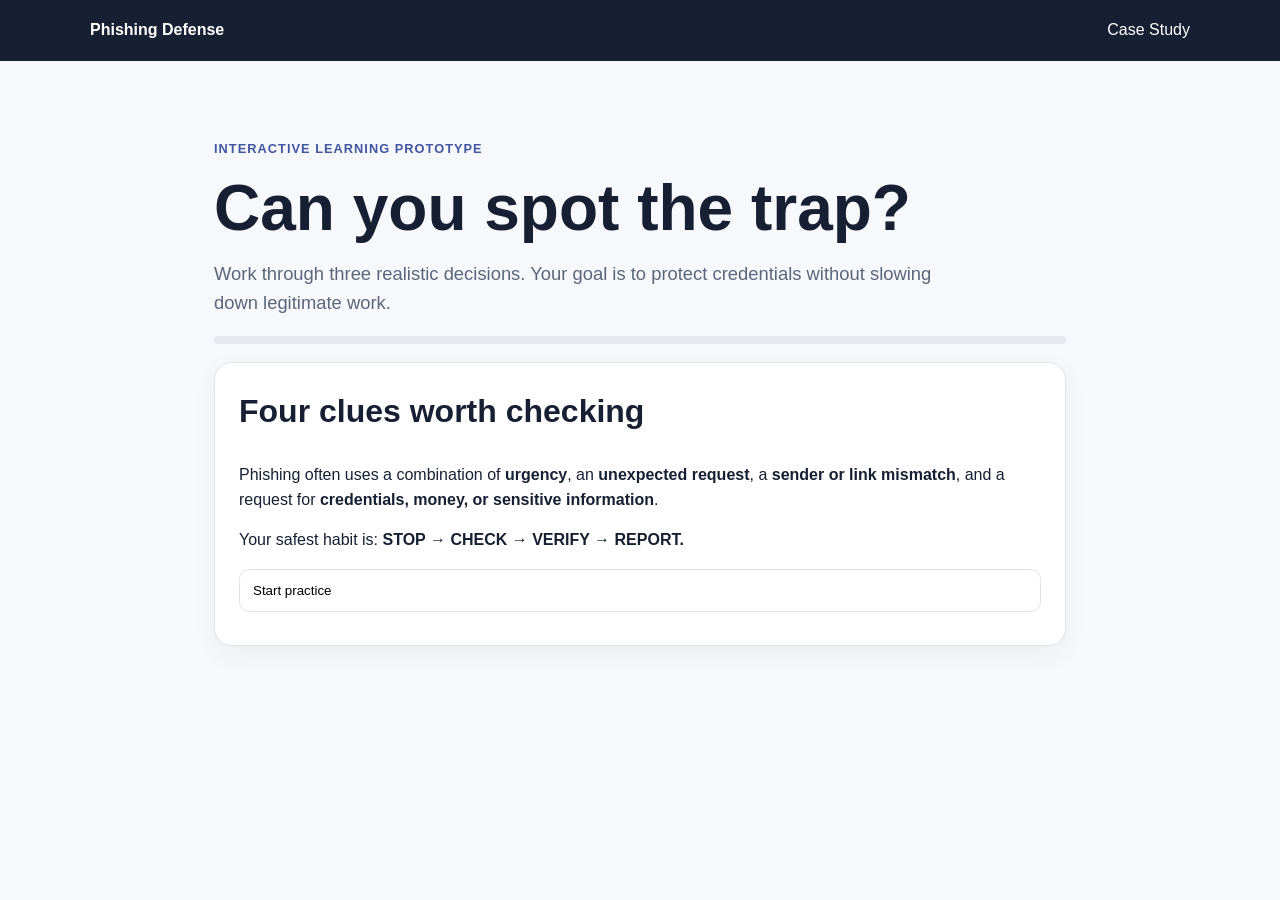
<file: 01-cybersecurity/course.html>
<!doctype html><html><head><meta charset="utf-8"><meta name="viewport" content="width=device-width,initial-scale=1"><title>Phishing Defense Course</title><link rel="stylesheet" href="../assets/style.css"></head><body>
<header><nav><strong>Phishing Defense</strong><a href="index.html">Case Study</a></nav></header><main class="wrap course">
<div class="eyebrow">Interactive learning prototype</div><h1>Can you spot the trap?</h1><p class="lead">Work through three realistic decisions. Your goal is to protect credentials without slowing down legitimate work.</p>
<div class="progress"><span id="bar"></span></div><div id="screen" class="card"></div></main>
<script>
const screens=[
{t:"Four clues worth checking",c:`<p>Phishing often uses a combination of <b>urgency</b>, an <b>unexpected request</b>, a <b>sender or link mismatch</b>, and a request for <b>credentials, money, or sensitive information</b>.</p><p>Your safest habit is: <b>STOP → CHECK → VERIFY → REPORT.</b></p>`,a:[["Start practice",1]]},
{t:"Scenario 1 — Password reset",c:`<p>You receive: “IT NOTICE: Your mailbox will be disabled in 30 minutes. Verify your password now.” The sender is <b>support@company-helpdesk.co</b>.</p><p>What do you do?</p>`,a:[["Click because the deadline is urgent",0],["Open the official IT portal separately and report the message",1],["Reply and ask if it is real",0]]},
{t:"Scenario 2 — Executive request",c:`<p>A message appearing to be from a senior leader asks you to buy gift cards immediately and send the codes. They say they are in a meeting and cannot talk.</p>`,a:[["Buy them quickly",0],["Verify through a known, separate contact method",1],["Send your personal number in reply",0]]},
{t:"Scenario 3 — Shared document",c:`<p>You get an unexpected file-sharing notification. The button says “View Document,” but the visible domain is unfamiliar.</p>`,a:[["Open the known file-sharing service directly and check there",1],["Click the message button",0],["Forward the message to coworkers",0]]},
{t:"Transfer to the job",c:`<h2>STOP → CHECK → VERIFY → REPORT</h2><p>You completed the decision practice. The key behavior is not memorizing every phishing trick—it is creating a verification pause before acting.</p><p><a class="btn" href="job-aid.html">Open Job Aid</a> <a class="btn secondary" href="index.html">Return to Case Study</a></p>`,a:[]}
];
let i=0,score=0;
function render(){let s=screens[i];document.getElementById("bar").style.width=(i/(screens.length-1)*100)+"%";let h=`<h2>${s.t}</h2>${s.c}`;s.a.forEach((x,j)=>h+=`<button class="option" onclick="pick(${x[1]})">${x[0]}</button>`);h+=`<div id="fb" class="feedback"></div>`;document.getElementById("screen").innerHTML=h}
function pick(ok){if(i===0){i++;render();return}let f=document.getElementById("fb");f.className="feedback "+(ok?"good":"bad");f.innerHTML=ok?"Good decision. You verified through a trusted path.":"That choice creates avoidable risk. Use a separate trusted path to verify.";if(ok)score++;setTimeout(()=>{i++;render()},1100)}
render();
</script></body></html>
</file>
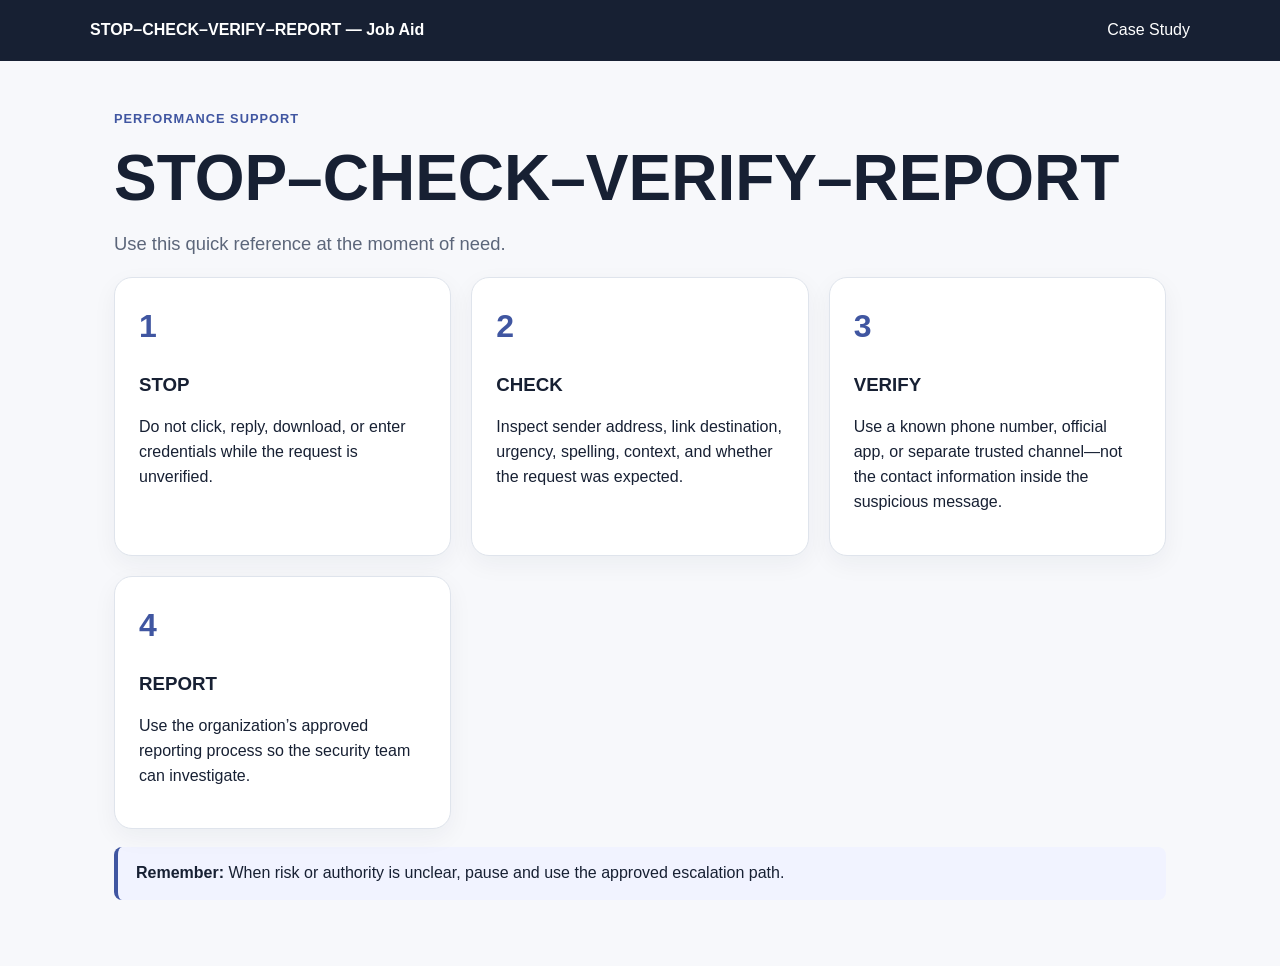
<file: 01-cybersecurity/job-aid.html>
<!doctype html><html><head><meta charset="utf-8"><meta name="viewport" content="width=device-width,initial-scale=1"><title>STOP–CHECK–VERIFY–REPORT Job Aid</title><link rel="stylesheet" href="../assets/style.css"></head>
<body><header><nav><strong>STOP–CHECK–VERIFY–REPORT — Job Aid</strong><a href="index.html">Case Study</a></nav></header><main class="wrap"><div class="eyebrow">Performance Support</div><h1>STOP–CHECK–VERIFY–REPORT</h1><p class="lead">Use this quick reference at the moment of need.</p>
<div class="grid"><div class="card"><div class="kpi">1</div><h3>STOP</h3><p>Do not click, reply, download, or enter credentials while the request is unverified.</p></div><div class="card"><div class="kpi">2</div><h3>CHECK</h3><p>Inspect sender address, link destination, urgency, spelling, context, and whether the request was expected.</p></div><div class="card"><div class="kpi">3</div><h3>VERIFY</h3><p>Use a known phone number, official app, or separate trusted channel—not the contact information inside the suspicious message.</p></div><div class="card"><div class="kpi">4</div><h3>REPORT</h3><p>Use the organization’s approved reporting process so the security team can investigate.</p></div></div>
<div class="callout"><strong>Remember:</strong> When risk or authority is unclear, pause and use the approved escalation path.</div></main></body></html>
</file>
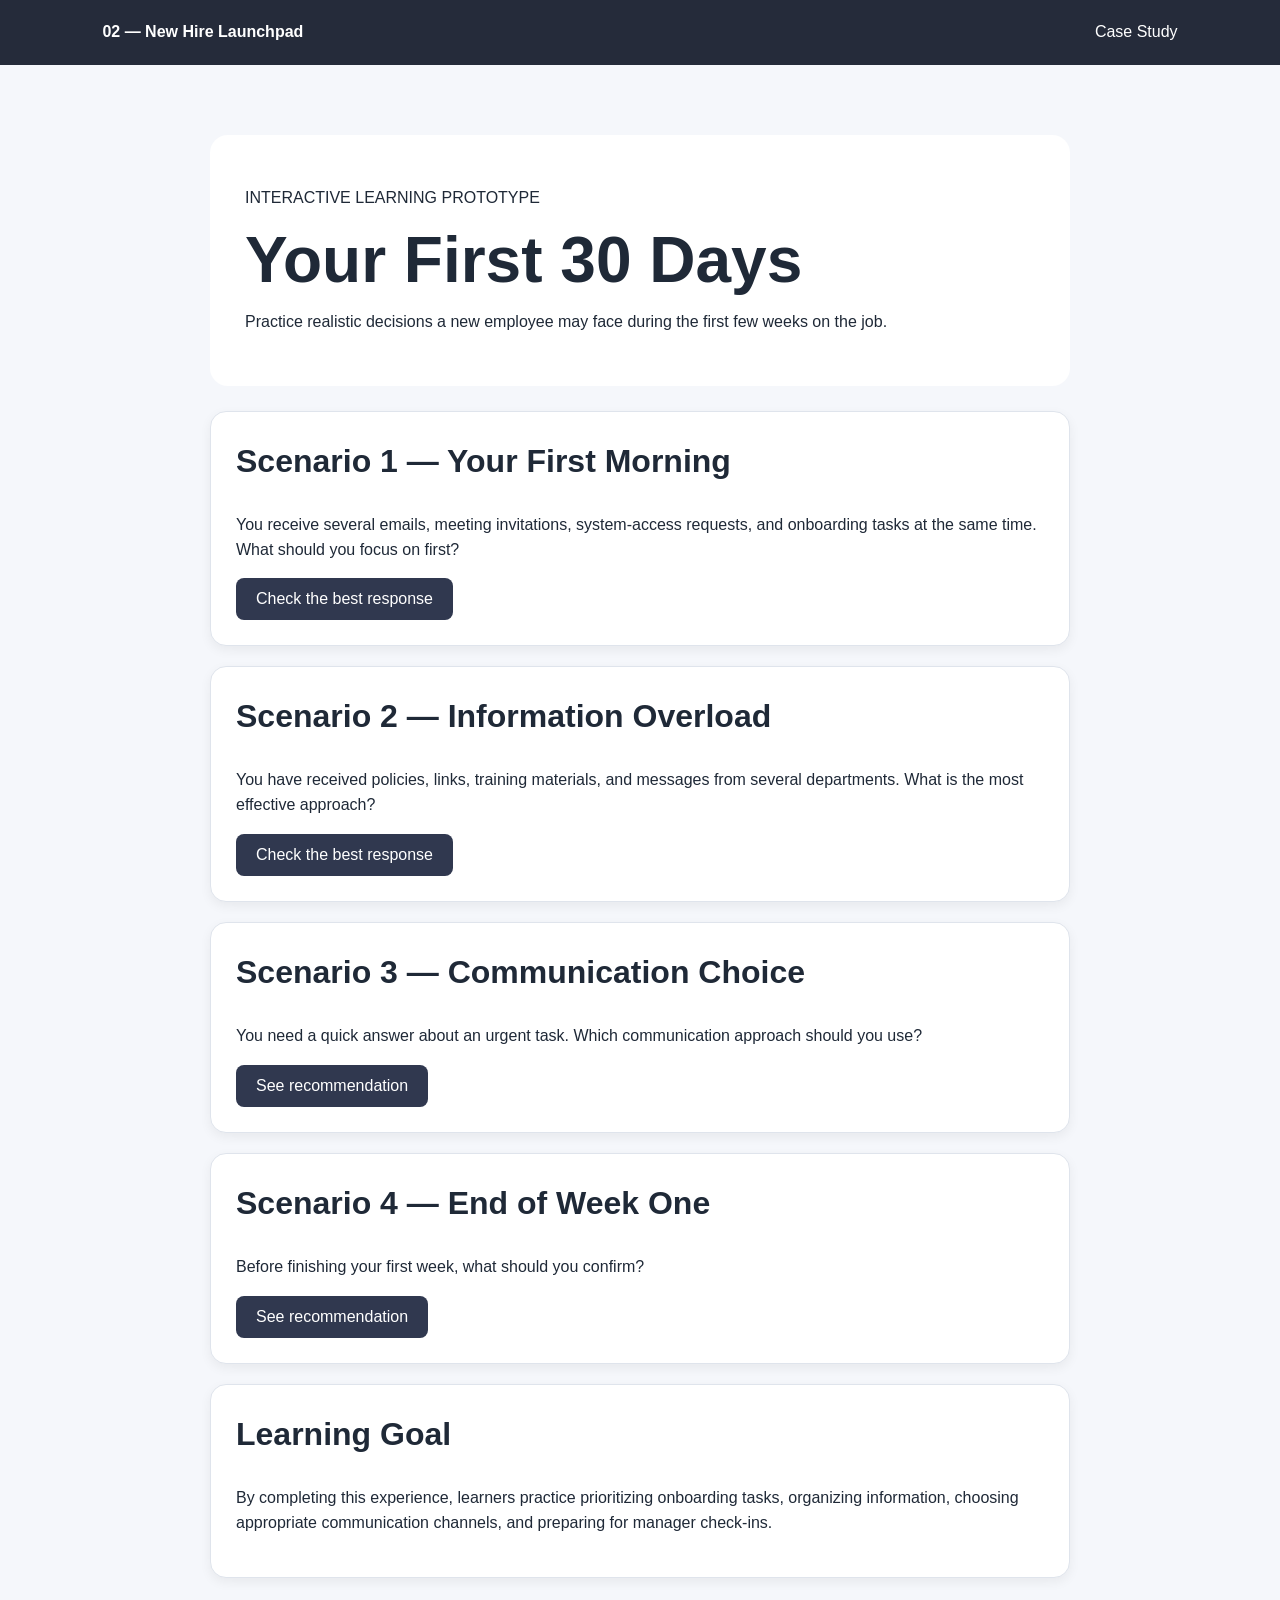
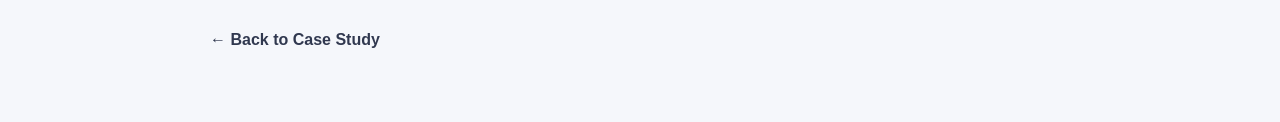
<file: 02-onboarding/course.html>
<!DOCTYPE html>
<html lang="en">
<head>
<meta charset="UTF-8">
<meta name="viewport" content="width=device-width, initial-scale=1.0">
<title>New Hire Launchpad | Interactive Course</title>
<link rel="stylesheet" href="../assets/style.css">

<style>
body {
  font-family: Arial, sans-serif;
  margin: 0;
  background: #f5f7fb;
  color: #1f2937;
}

header {
  background: #252b3a;
  color: white;
  padding: 20px 8%;
  display: flex;
  justify-content: space-between;
}

header a {
  color: white;
  text-decoration: none;
}

main {
  max-width: 900px;
  margin: 50px auto;
  padding: 20px;
}

.hero {
  background: white;
  padding: 35px;
  border-radius: 18px;
  margin-bottom: 25px;
}

.card {
  background: white;
  padding: 25px;
  margin: 20px 0;
  border-radius: 16px;
  box-shadow: 0 4px 12px rgba(0,0,0,.06);
}

button {
  padding: 12px 20px;
  border: none;
  border-radius: 8px;
  cursor: pointer;
  background: #30384f;
  color: white;
  font-size: 16px;
}

button:hover {
  opacity: .85;
}

.answer {
  display: none;
  margin-top: 15px;
  padding: 15px;
  background: #eef2ff;
  border-radius: 8px;
}

.back-link {
  display: inline-block;
  margin-top: 30px;
  text-decoration: none;
  font-weight: bold;
  color: #30384f;
}
</style>
</head>

<body>

<header>
  <strong>02 — New Hire Launchpad</strong>
  <a href="index.html">Case Study</a>
</header>

<main>

<div class="hero">
  <p>INTERACTIVE LEARNING PROTOTYPE</p>
  <h1>Your First 30 Days</h1>
  <p>
    Practice realistic decisions a new employee may face during the first
    few weeks on the job.
  </p>
</div>

<div class="card">
  <h2>Scenario 1 — Your First Morning</h2>
  <p>
    You receive several emails, meeting invitations, system-access requests,
    and onboarding tasks at the same time. What should you focus on first?
  </p>

  <button onclick="showAnswer('a1')">
    Check the best response
  </button>

  <div id="a1" class="answer">
    Start with required system access, your manager's instructions,
    and the highest-priority onboarding tasks before handling
    lower-priority requests.
  </div>
</div>

<div class="card">
  <h2>Scenario 2 — Information Overload</h2>
  <p>
    You have received policies, links, training materials, and messages
    from several departments. What is the most effective approach?
  </p>

  <button onclick="showAnswer('a2')">
    Check the best response
  </button>

  <div id="a2" class="answer">
    Organize information by priority, complete required items first,
    and use the onboarding roadmap or checklist to avoid missing
    important steps.
  </div>
</div>

<div class="card">
  <h2>Scenario 3 — Communication Choice</h2>
  <p>
    You need a quick answer about an urgent task. Which communication
    approach should you use?
  </p>

  <button onclick="showAnswer('a3')">
    See recommendation
  </button>

  <div id="a3" class="answer">
    Use the communication channel your team has identified for urgent
    questions, and contact the correct person rather than sending the
    same request through multiple channels.
  </div>
</div>

<div class="card">
  <h2>Scenario 4 — End of Week One</h2>
  <p>
    Before finishing your first week, what should you confirm?
  </p>

  <button onclick="showAnswer('a4')">
    See recommendation
  </button>

  <div id="a4" class="answer">
    Confirm your system access, required training, key contacts,
    upcoming meetings, priorities, and expectations with your manager.
  </div>
</div>

<div class="card">
  <h2>Learning Goal</h2>
  <p>
    By completing this experience, learners practice prioritizing
    onboarding tasks, organizing information, choosing appropriate
    communication channels, and preparing for manager check-ins.
  </p>
</div>

<a class="back-link" href="index.html">← Back to Case Study</a>

</main>

<script>
function showAnswer(id) {
  const answer = document.getElementById(id);
  answer.style.display = answer.style.display === "block" ? "none" : "block";
}
</script>

</body>
</html>
</file>
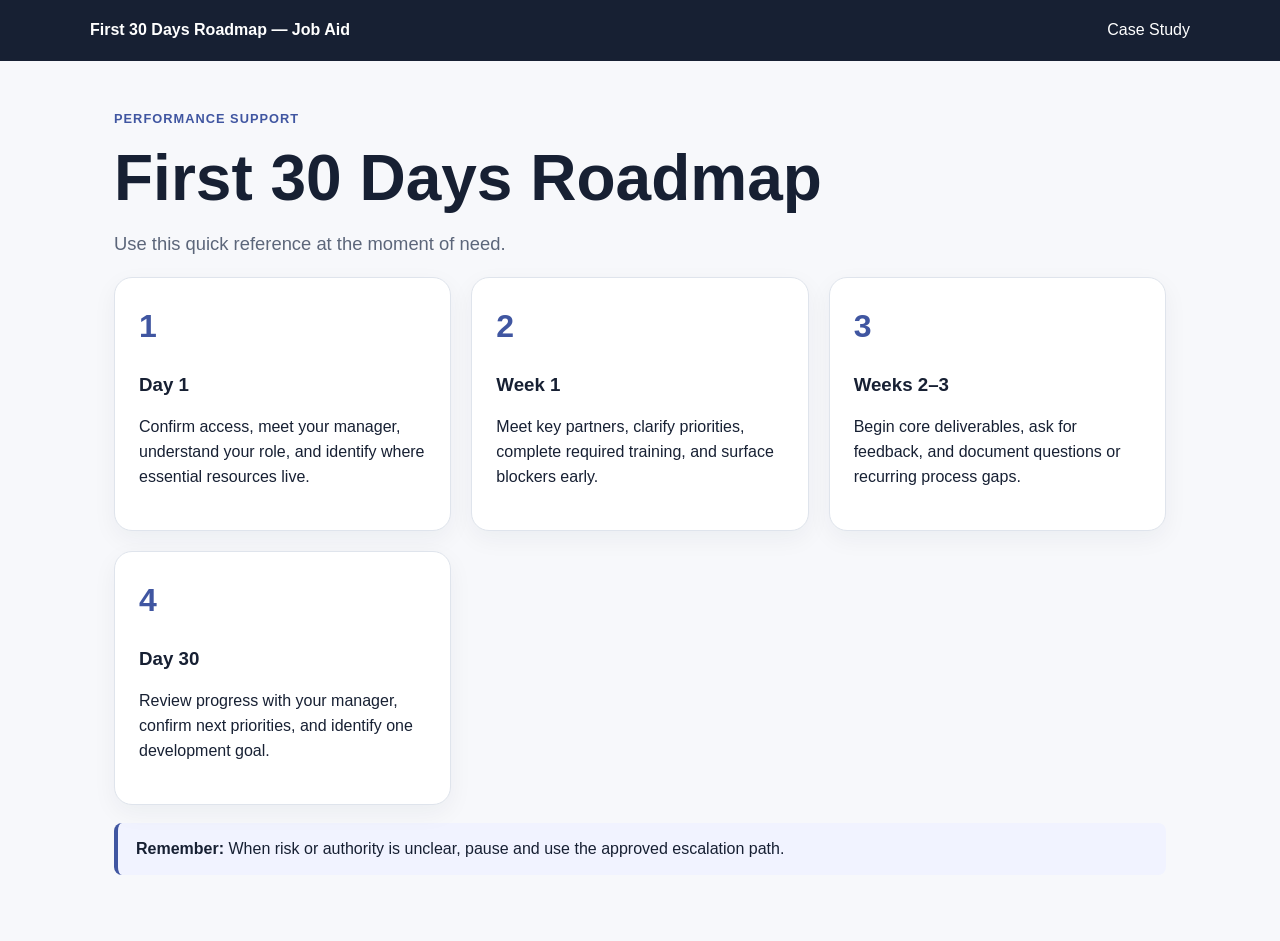
<file: 02-onboarding/job-aid.html>
<!doctype html><html><head><meta charset="utf-8"><meta name="viewport" content="width=device-width,initial-scale=1"><title>First 30 Days Roadmap Job Aid</title><link rel="stylesheet" href="../assets/style.css"></head>
<body><header><nav><strong>First 30 Days Roadmap — Job Aid</strong><a href="index.html">Case Study</a></nav></header><main class="wrap"><div class="eyebrow">Performance Support</div><h1>First 30 Days Roadmap</h1><p class="lead">Use this quick reference at the moment of need.</p>
<div class="grid"><div class="card"><div class="kpi">1</div><h3>Day 1</h3><p>Confirm access, meet your manager, understand your role, and identify where essential resources live.</p></div><div class="card"><div class="kpi">2</div><h3>Week 1</h3><p>Meet key partners, clarify priorities, complete required training, and surface blockers early.</p></div><div class="card"><div class="kpi">3</div><h3>Weeks 2–3</h3><p>Begin core deliverables, ask for feedback, and document questions or recurring process gaps.</p></div><div class="card"><div class="kpi">4</div><h3>Day 30</h3><p>Review progress with your manager, confirm next priorities, and identify one development goal.</p></div></div>
<div class="callout"><strong>Remember:</strong> When risk or authority is unclear, pause and use the approved escalation path.</div></main></body></html>
</file>
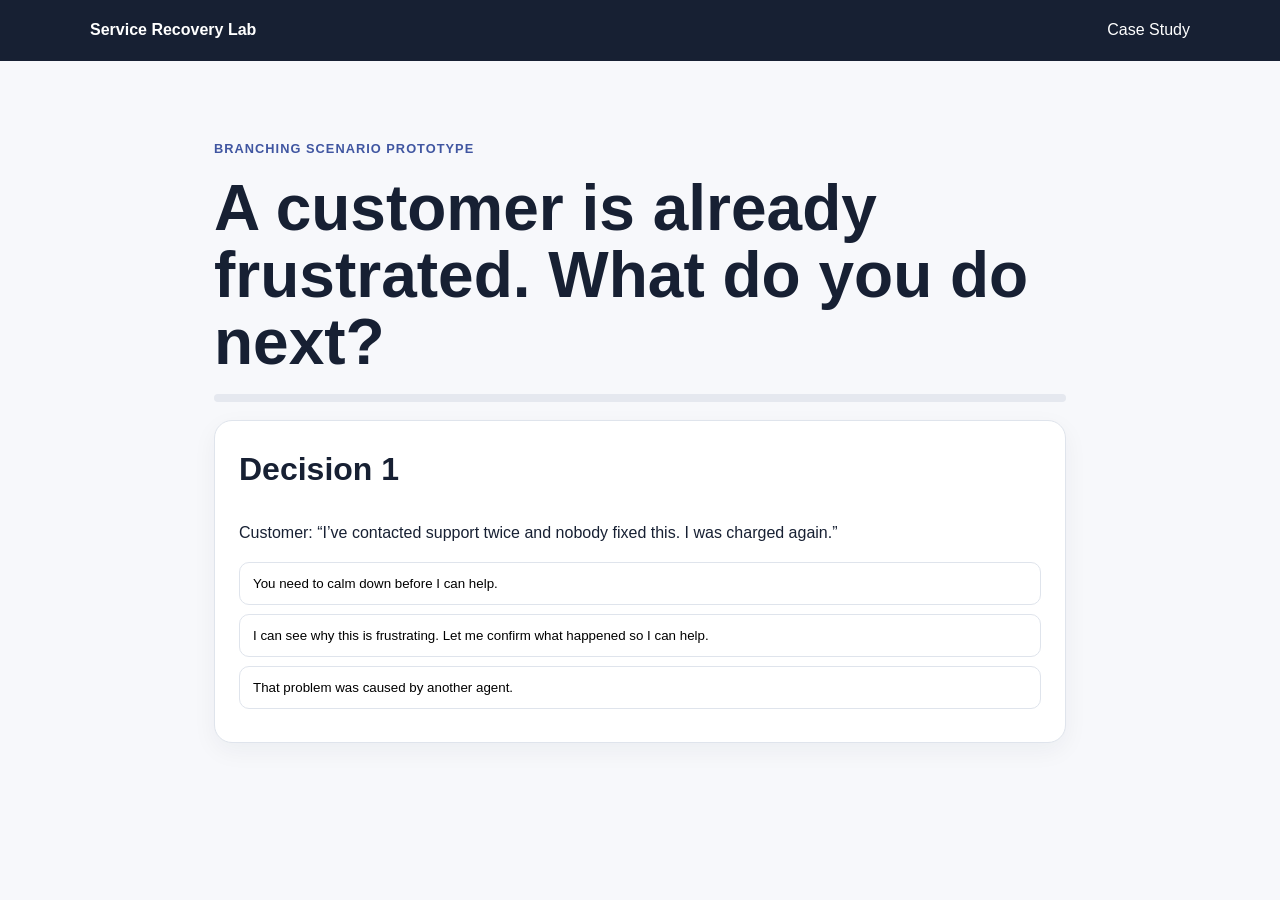
<file: 03-customer-service/course.html>
<!doctype html><html><head><meta charset="utf-8"><meta name="viewport" content="width=device-width,initial-scale=1"><title>Service Recovery Lab</title><link rel="stylesheet" href="../assets/style.css"></head><body>
<header><nav><strong>Service Recovery Lab</strong><a href="index.html">Case Study</a></nav></header><main class="wrap course"><div class="eyebrow">Branching scenario prototype</div><h1>A customer is already frustrated. What do you do next?</h1>
<div class="progress"><span id="bar"></span></div><div id="screen" class="card"></div></main>
<script>
const s=[
{q:'Customer: “I’ve contacted support twice and nobody fixed this. I was charged again.”',o:[['You need to calm down before I can help.',0],['I can see why this is frustrating. Let me confirm what happened so I can help.',1],['That problem was caused by another agent.',0]],good:'Strong start. You acknowledged the experience and moved toward fact-finding.',bad:'That response may increase friction or deflect responsibility.'},
{q:'You see two similar charges. What should you do before promising a refund?',o:[['Verify dates, amounts, account details, and prior case notes.',1],['Promise a refund immediately.',0],['Transfer the customer without reviewing anything.',0]],good:'Correct. Verify the facts before committing to a remedy.',bad:'A premature promise or transfer can create a second service failure.'},
{q:'The issue is confirmed, and the approved remedy is within your authority. What next?',o:[['Explain the remedy, ownership, and expected timing.',1],['Say “it should be fine” and end the interaction.',0],['Escalate automatically.',0]],good:'Correct. A clear next step reduces uncertainty and repeat contacts.',bad:'The customer needs a specific, owned next step.'},
{q:'When should you escalate?',o:[['Whenever the customer sounds upset.',0],['When the issue exceeds your authority or meets defined risk/exception criteria.',1],['Every time a customer asks twice.',0]],good:'Correct. Escalation should be criteria-based.',bad:'Escalation is not a substitute for normal service recovery.'}
];let i=0,score=0;
function r(){document.getElementById('bar').style.width=(i/s.length*100)+'%';if(i>=s.length){document.getElementById('screen').innerHTML=`<h2>Scenario complete</h2><div class="kpi">${score}/4</div><p>${score>=3?'You demonstrated strong service-recovery judgment.':'Review the A-C-R-C-E job aid and try the scenario again.'}</p><a class="btn" href="job-aid.html">Open Job Aid</a> <button class="btn secondary" onclick="location.reload()">Try Again</button>`;return}let x=s[i],h=`<h2>Decision ${i+1}</h2><p>${x.q}</p>`;x.o.forEach(a=>h+=`<button class="option" onclick="p(${a[1]})">${a[0]}</button>`);h+='<div id="fb" class="feedback"></div>';document.getElementById('screen').innerHTML=h}
function p(ok){let f=document.getElementById('fb');f.className='feedback '+(ok?'good':'bad');f.textContent=ok?s[i].good:s[i].bad;if(ok)score++;setTimeout(()=>{i++;r()},1200)}r();
</script></body></html>
</file>
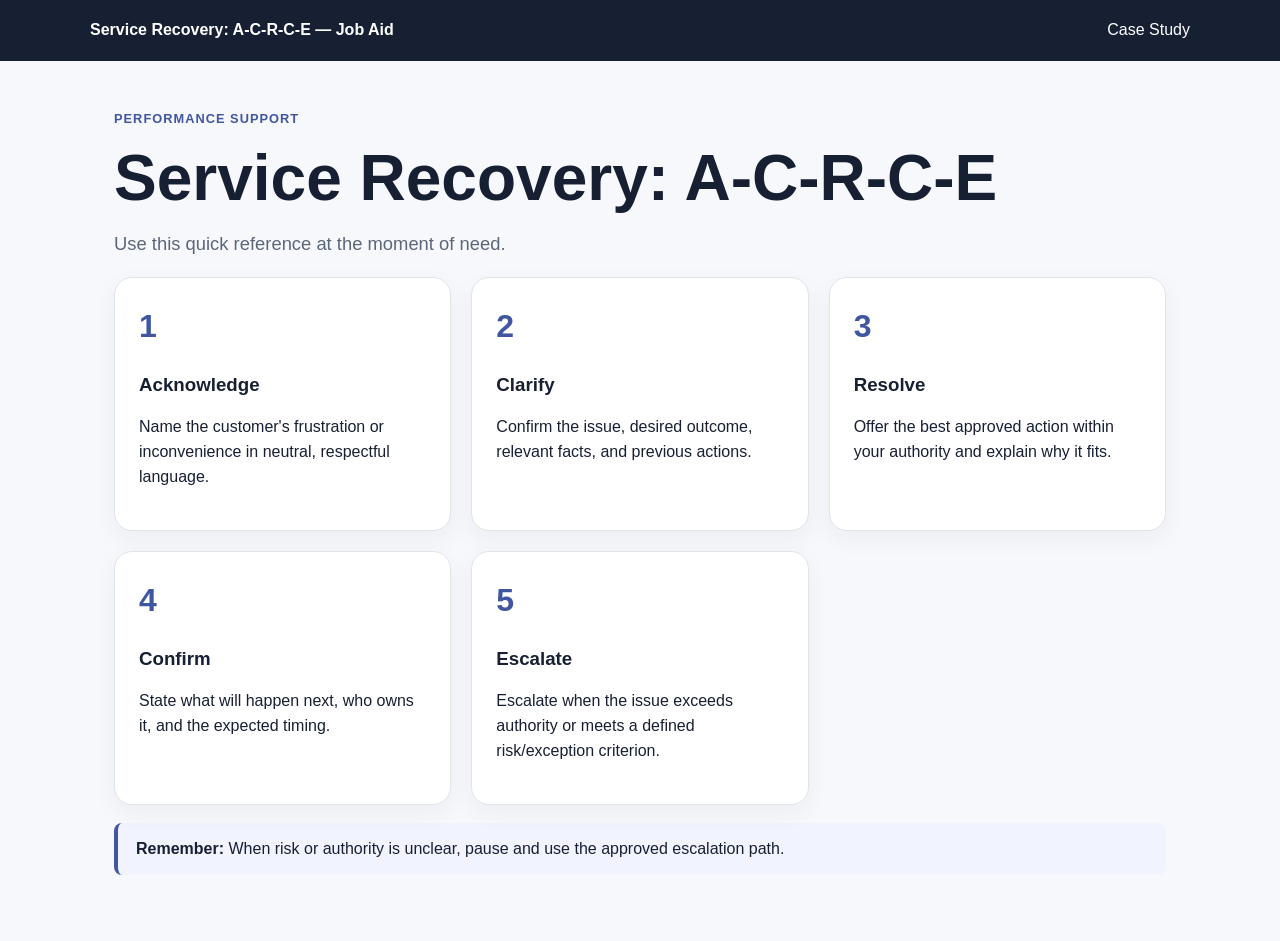
<file: 03-customer-service/job-aid.html>
<!doctype html><html><head><meta charset="utf-8"><meta name="viewport" content="width=device-width,initial-scale=1"><title>Service Recovery: A-C-R-C-E Job Aid</title><link rel="stylesheet" href="../assets/style.css"></head>
<body><header><nav><strong>Service Recovery: A-C-R-C-E — Job Aid</strong><a href="index.html">Case Study</a></nav></header><main class="wrap"><div class="eyebrow">Performance Support</div><h1>Service Recovery: A-C-R-C-E</h1><p class="lead">Use this quick reference at the moment of need.</p>
<div class="grid"><div class="card"><div class="kpi">1</div><h3>Acknowledge</h3><p>Name the customer's frustration or inconvenience in neutral, respectful language.</p></div><div class="card"><div class="kpi">2</div><h3>Clarify</h3><p>Confirm the issue, desired outcome, relevant facts, and previous actions.</p></div><div class="card"><div class="kpi">3</div><h3>Resolve</h3><p>Offer the best approved action within your authority and explain why it fits.</p></div><div class="card"><div class="kpi">4</div><h3>Confirm</h3><p>State what will happen next, who owns it, and the expected timing.</p></div><div class="card"><div class="kpi">5</div><h3>Escalate</h3><p>Escalate when the issue exceeds authority or meets a defined risk/exception criterion.</p></div></div>
<div class="callout"><strong>Remember:</strong> When risk or authority is unclear, pause and use the approved escalation path.</div></main></body></html>
</file>
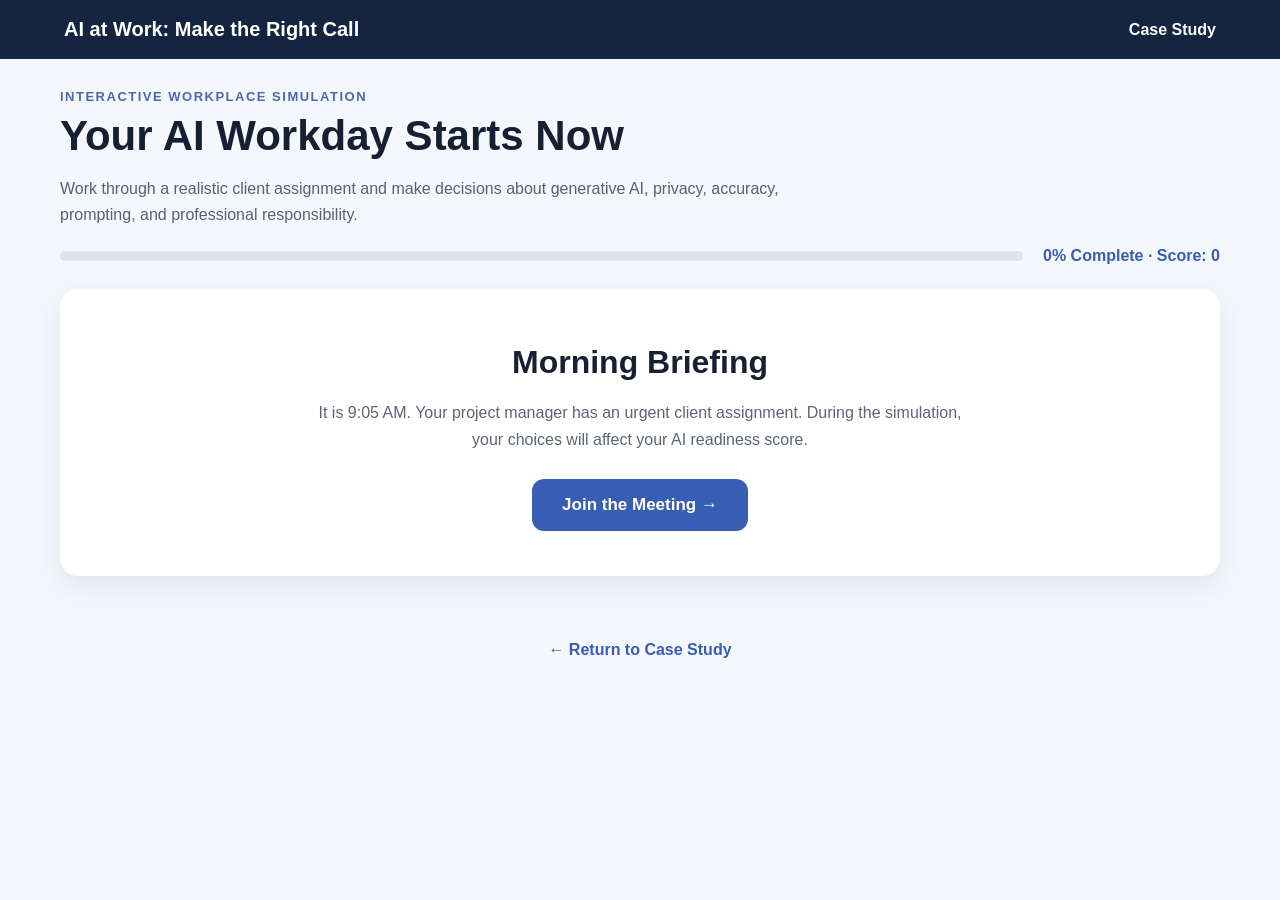
<file: 04-ai-workplace-simulation/course.html>
<!DOCTYPE html>
<html lang="en">
<head>
<meta charset="UTF-8">
<meta name="viewport" content="width=device-width, initial-scale=1.0">

<title>AI at Work: Make the Right Call</title>

<style>
*{
  box-sizing:border-box;
}

body{
  margin:0;
  font-family:Arial, Helvetica, sans-serif;
  background:#f4f7fb;
  color:#172033;
}

header{
  background:#15253f;
  color:white;
  padding:18px 5%;
}

nav{
  max-width:1200px;
  margin:auto;
  display:flex;
  justify-content:space-between;
  align-items:center;
  gap:20px;
}

nav strong{
  font-size:20px;
}

nav a{
  color:white;
  text-decoration:none;
  font-weight:bold;
}

main{
  max-width:1200px;
  margin:30px auto;
  padding:0 20px;
}

.hero{
  margin-bottom:24px;
}

.eyebrow{
  color:#4a67b2;
  font-size:13px;
  font-weight:bold;
  letter-spacing:1.5px;
}

h1{
  font-size:42px;
  margin:8px 0;
}

.hero p{
  max-width:760px;
  line-height:1.6;
  color:#566176;
}

.status-row{
  display:flex;
  justify-content:space-between;
  gap:20px;
  align-items:center;
  margin-top:20px;
}

.progress-track{
  flex:1;
  height:10px;
  background:#dce4f0;
  border-radius:30px;
  overflow:hidden;
}

.progress-bar{
  width:0%;
  height:100%;
  background:#385db5;
  transition:.4s;
}

.status-text{
  white-space:nowrap;
  font-weight:bold;
  color:#385db5;
}

.simulation{
  display:grid;
  grid-template-columns:1.35fr .9fr;
  gap:20px;
}

.video-panel,
.decision-panel{
  background:white;
  border-radius:18px;
  box-shadow:0 10px 30px rgba(0,0,0,.08);
  overflow:hidden;
}

.video-top{
  background:#1e293b;
  color:white;
  padding:14px 18px;
  display:flex;
  justify-content:space-between;
  align-items:center;
}

.live{
  background:#e11d48;
  padding:6px 11px;
  border-radius:20px;
  font-size:12px;
  font-weight:bold;
}

.scene{
  position:relative;
  min-height:500px;
  background:#111827;
}

.scene img{
  width:100%;
  height:500px;
  object-fit:cover;
  display:block;
}

.nameplate{
  position:absolute;
  bottom:18px;
  left:18px;
  background:rgba(18,24,36,.82);
  color:white;
  padding:12px 18px;
  border-radius:12px;
}

.nameplate strong{
  display:block;
  font-size:18px;
}

.nameplate span{
  font-size:13px;
  color:#d6dbea;
}

.decision-panel{
  padding:28px;
}

.step{
  color:#5572b8;
  font-weight:bold;
  font-size:14px;
}

.time{
  float:right;
  color:#8190ab;
}

h2{
  font-size:28px;
  margin:10px 0 18px;
}

.dialogue{
  background:#f7f9fd;
  border:1px solid #dae3f2;
  border-radius:14px;
  padding:20px;
  line-height:1.65;
  margin-bottom:20px;
  min-height:165px;
}

.question{
  font-weight:bold;
  margin:18px 0 12px;
}

.choices{
  display:grid;
  gap:11px;
}

.choice{
  width:100%;
  text-align:left;
  background:white;
  border:1px solid #ccd8ea;
  color:#172033;
  padding:15px 16px;
  border-radius:12px;
  font-size:15px;
  cursor:pointer;
}

.choice:hover:not(:disabled){
  border-color:#385db5;
  background:#f1f5ff;
}

.choice:disabled{
  cursor:default;
}

.feedback{
  display:none;
  margin-top:18px;
  padding:16px;
  border-radius:12px;
  line-height:1.5;
}

.feedback.good{
  display:block;
  background:#eaf8ef;
  border-left:5px solid #27864f;
}

.feedback.bad{
  display:block;
  background:#fff0f0;
  border-left:5px solid #c84545;
}

.primary{
  display:none;
  width:100%;
  margin-top:15px;
  border:0;
  border-radius:12px;
  padding:15px;
  font-size:16px;
  font-weight:bold;
  color:white;
  background:#385db5;
  cursor:pointer;
}

.start-screen{
  text-align:center;
  padding:45px 28px;
}

.start-screen h2{
  font-size:32px;
}

.start-screen p{
  max-width:650px;
  margin:0 auto 25px;
  line-height:1.7;
  color:#5c6575;
}

.start-btn{
  border:0;
  background:#385db5;
  color:white;
  padding:16px 30px;
  border-radius:12px;
  font-size:17px;
  font-weight:bold;
  cursor:pointer;
}

.results{
  text-align:center;
  padding:40px;
}

.score{
  font-size:68px;
  color:#385db5;
  font-weight:bold;
  margin:15px 0;
}

.restart{
  border:0;
  background:#385db5;
  color:white;
  padding:15px 25px;
  border-radius:12px;
  cursor:pointer;
  font-weight:bold;
  font-size:16px;
}

.hidden{
  display:none;
}

footer{
  text-align:center;
  padding:35px;
}

footer a{
  text-decoration:none;
  color:#385db5;
  font-weight:bold;
}

@media(max-width:800px){

  h1{
    font-size:32px;
  }

  .simulation{
    grid-template-columns:1fr;
  }

  .scene,
  .scene img{
    min-height:auto;
    height:auto;
  }

  .status-row{
    flex-direction:column;
    align-items:stretch;
  }

  .status-text{
    text-align:right;
  }
}
</style>
</head>

<body>

<header>
  <nav>
    <strong>AI at Work: Make the Right Call</strong>
    <a href="index.html">Case Study</a>
  </nav>
</header>

<main>

<section class="hero">
  <div class="eyebrow">INTERACTIVE WORKPLACE SIMULATION</div>
  <h1>Your AI Workday Starts Now</h1>

  <p>
    Work through a realistic client assignment and make decisions about
    generative AI, privacy, accuracy, prompting, and professional responsibility.
  </p>

  <div class="status-row">
    <div class="progress-track">
      <div class="progress-bar" id="progressBar"></div>
    </div>

    <div class="status-text">
      <span id="progressText">0%</span> Complete · Score:
      <span id="scoreText">0</span>
    </div>
  </div>
</section>


<section class="video-panel start-screen" id="startScreen">

  <h2>Morning Briefing</h2>

  <p>
    It is 9:05 AM. Your project manager has an urgent client assignment.
    During the simulation, your choices will affect your AI readiness score.
  </p>

  <button class="start-btn" onclick="startSimulation()">
    Join the Meeting →
  </button>

</section>


<section class="simulation hidden" id="simulation">

  <div class="video-panel">

    <div class="video-top">
      <span>Team Meeting · 9:05 AM</span>
      <span class="live">LIVE</span>
    </div>

    <div class="scene">

      <img
        src="316026bb-d8bb-44c8-b9fa-1733f90a646a.png"
        alt="Sarah Mitchell, Project Manager">

      <div class="nameplate">
        <strong>Sarah Mitchell</strong>
        <span>Project Manager</span>
      </div>

    </div>

  </div>


  <div class="decision-panel">

    <div>
      <span class="step" id="stepLabel">STEP 1 OF 4</span>
      <span class="time" id="timeLabel">9:05 AM</span>
    </div>

    <h2 id="scenarioTitle">Morning Briefing</h2>

    <div class="dialogue" id="dialogue"></div>

    <div class="question" id="question"></div>

    <div class="choices" id="choices"></div>

    <div class="feedback" id="feedback"></div>

    <button class="primary" id="continueBtn" onclick="nextScenario()">
      Continue →
    </button>

  </div>

</section>


<section class="video-panel results hidden" id="results">

  <div class="eyebrow">SIMULATION COMPLETE</div>

  <h2>Your AI Readiness Score</h2>

  <div class="score">
    <span id="finalScore">0</span>%
  </div>

  <h3 id="resultTitle"></h3>

  <p id="resultMessage"></p>

  <button class="restart" onclick="restartSimulation()">
    Try Again
  </button>

</section>

</main>


<footer>
  <a href="index.html">← Return to Case Study</a>
</footer>


<script>

const scenarios = [

{
  time:"9:05 AM",
  title:"The Client Report",
  dialogue:
  "Good morning. We have a client meeting at 3:00 PM, and I need a concise summary of this report before then. You may use generative AI to help, but the report contains sensitive client information.",

  question:
  "What should you do before using AI?",

  choices:[
    {
      text:"A. Upload the full report into a public AI tool.",
      correct:false
    },
    {
      text:"B. Remove sensitive information and use only an approved AI tool.",
      correct:true
    },
    {
      text:"C. Upload only the client names and financial data.",
      correct:false
    }
  ],

  good:
  "Good decision. Sensitive or identifying information should be protected and handled only through approved systems.",

  bad:
  "That creates a privacy risk. Permission to use AI does not automatically mean confidential client data can be entered into a public AI system."
},

{
  time:"10:15 AM",
  title:"Prompt the AI",

  dialogue:
  "You have prepared a privacy-safe version of the report. Now you need AI to create a concise executive summary for a senior manager.",

  question:
  "Which prompt is the strongest?",

  choices:[
    {
      text:"A. Summarize this.",
      correct:false
    },
    {
      text:"B. Tell me everything important in this report.",
      correct:false
    },
    {
      text:"C. Summarize this report for a senior manager in five bullet points. Focus on risks, recommended actions, and deadlines. Do not add unsupported information.",
      correct:true
    }
  ],

  good:
  "Correct. A strong prompt defines the audience, task, output format, priorities, and constraints.",

  bad:
  "The prompt is too vague. Clear instructions improve the relevance and reliability of AI output."
},

{
  time:"12:30 PM",
  title:"Verify the Output",

  dialogue:
  "AI states that the client experienced a 27% decline in quarterly revenue and recommends a 15% staffing reduction. You cannot find either number in the original report.",

  question:
  "What should you do?",

  choices:[
    {
      text:"A. Keep the claims because the AI sounds confident.",
      correct:false
    },
    {
      text:"B. Remove the unsupported claims and verify the rest against the source.",
      correct:true
    },
    {
      text:"C. Keep the claims but write 'generated by AI' underneath.",
      correct:false
    }
  ],

  good:
  "Correct. AI can generate incorrect or fabricated information. Important claims must be verified against reliable sources.",

  bad:
  "AI confidence is not evidence of accuracy. Unsupported claims should never be passed to a client or decision-maker."
},

{
  time:"2:45 PM",
  title:"The Final Client Email",

  dialogue:
  "AI drafts a polished email for the client, but the message promises a service that your organization has not approved. You have 15 minutes before the deadline.",

  question:
  "What is the best action?",

  choices:[
    {
      text:"A. Send it because AI wrote the message professionally.",
      correct:false
    },
    {
      text:"B. Review the draft, remove the unsupported promise, and take responsibility for the final message.",
      correct:true
    },
    {
      text:"C. Ask AI to make the promise less obvious.",
      correct:false
    }
  ],

  good:
  "Excellent judgment. AI can assist with drafting, but the employee remains responsible for accuracy, commitments, and the final work product.",

  bad:
  "Human accountability still applies. AI-generated content must be reviewed before it becomes an official client communication."
}

];

let current = 0;
let score = 0;
let answered = false;


function startSimulation(){

  document.getElementById("startScreen").classList.add("hidden");
  document.getElementById("simulation").classList.remove("hidden");

  loadScenario();
}


function loadScenario(){

  answered = false;

  const s = scenarios[current];

  document.getElementById("stepLabel").textContent =
    "STEP " + (current + 1) + " OF " + scenarios.length;

  document.getElementById("timeLabel").textContent = s.time;

  document.getElementById("scenarioTitle").textContent = s.title;

  document.getElementById("dialogue").textContent = s.dialogue;

  document.getElementById("question").textContent = s.question;

  const choices = document.getElementById("choices");

  choices.innerHTML = "";

  s.choices.forEach(choice => {

    const button = document.createElement("button");

    button.className = "choice";
    button.textContent = choice.text;

    button.onclick = () => answerQuestion(choice.correct, button);

    choices.appendChild(button);
  });

  const feedback = document.getElementById("feedback");

  feedback.className = "feedback";
  feedback.innerHTML = "";

  document.getElementById("continueBtn").style.display = "none";

  updateProgress();
}


function answerQuestion(correct, selectedButton){

  if(answered) return;

  answered = true;

  const s = scenarios[current];

  const buttons =
    document.querySelectorAll(".choice");

  buttons.forEach(btn => btn.disabled = true);

  const feedback = document.getElementById("feedback");

  if(correct){

    score += 25;

    feedback.className = "feedback good";
    feedback.innerHTML =
      "<strong>Strong decision.</strong><br>" + s.good;

    selectedButton.style.borderColor = "#27864f";

  }else{

    feedback.className = "feedback bad";
    feedback.innerHTML =
      "<strong>Consider the risk.</strong><br>" + s.bad;

    selectedButton.style.borderColor = "#c84545";
  }

  document.getElementById("scoreText").textContent = score;

  const continueBtn =
    document.getElementById("continueBtn");

  continueBtn.style.display = "block";

  if(current === scenarios.length - 1){
    continueBtn.textContent = "View Results →";
  }else{
    continueBtn.textContent = "Continue →";
  }
}


function nextScenario(){

  if(current < scenarios.length - 1){

    current++;

    loadScenario();

    window.scrollTo({
      top:0,
      behavior:"smooth"
    });

  }else{

    showResults();
  }
}


function updateProgress(){

  const progress =
    Math.round((current / scenarios.length) * 100);

  document.getElementById("progressBar").style.width =
    progress + "%";

  document.getElementById("progressText").textContent =
    progress + "%";
}


function showResults(){

  document.getElementById("simulation").classList.add("hidden");

  document.getElementById("results").classList.remove("hidden");

  document.getElementById("progressBar").style.width = "100%";

  document.getElementById("progressText").textContent = "100%";

  document.getElementById("finalScore").textContent = score;

  const title = document.getElementById("resultTitle");
  const message = document.getElementById("resultMessage");

  if(score === 100){

    title.textContent = "AI Ready";

    message.textContent =
      "You demonstrated strong judgment in data privacy, prompting, verification, and human accountability.";

  }else if(score >= 75){

    title.textContent = "Strong AI Judgment";

    message.textContent =
      "You made strong decisions overall. Review the feedback from the scenario you missed.";

  }else if(score >= 50){

    title.textContent = "Developing AI Judgment";

    message.textContent =
      "You understand several important AI practices, but additional review of privacy, verification, and accountability is recommended.";

  }else{

    title.textContent = "Review Recommended";

    message.textContent =
      "Review the core principles of safe workplace AI use before handling important or sensitive tasks.";
  }

  window.scrollTo({
    top:0,
    behavior:"smooth"
  });
}


function restartSimulation(){

  current = 0;
  score = 0;

  document.getElementById("scoreText").textContent = "0";

  document.getElementById("results").classList.add("hidden");

  document.getElementById("startScreen").classList.remove("hidden");

  document.getElementById("progressBar").style.width = "0%";

  document.getElementById("progressText").textContent = "0%";

  window.scrollTo({
    top:0,
    behavior:"smooth"
  });
}

</script>

</body>
</html>
</file>
<file: assets/style.css>
:root{
  --bg:#f7f8fb; --ink:#172033; --muted:#5c667a; --card:#ffffff;
  --line:#dfe4ec; --accent:#4056a1; --accent2:#eef1ff; --good:#176b4d;
}
*{box-sizing:border-box}
body{margin:0;font-family:Inter,Arial,sans-serif;background:var(--bg);color:var(--ink);line-height:1.55}
header{background:#172033;color:white;padding:18px 24px;position:sticky;top:0;z-index:10}
nav{max-width:1100px;margin:auto;display:flex;align-items:center;justify-content:space-between;gap:16px}
nav a{color:white;text-decoration:none;margin-left:16px}
.wrap{max-width:1100px;margin:auto;padding:48px 24px}
.hero{padding:64px 0 38px}
.eyebrow{font-weight:700;color:var(--accent);text-transform:uppercase;letter-spacing:.08em;font-size:.8rem}
h1{font-size:clamp(2.2rem,5vw,4rem);line-height:1.05;margin:.25em 0}
h2{font-size:2rem;margin-top:0}
h3{margin-bottom:.35rem}
.lead{font-size:1.15rem;color:var(--muted);max-width:760px}
.grid{display:grid;grid-template-columns:repeat(auto-fit,minmax(260px,1fr));gap:20px}
.card{background:var(--card);border:1px solid var(--line);border-radius:18px;padding:24px;box-shadow:0 8px 24px rgba(23,32,51,.05)}
.tag{display:inline-block;background:var(--accent2);color:var(--accent);padding:5px 9px;border-radius:999px;margin:3px;font-size:.82rem}
.btn{display:inline-block;border:0;border-radius:10px;padding:11px 16px;background:var(--accent);color:white;text-decoration:none;cursor:pointer;font-weight:700;margin:5px 5px 5px 0}
.btn.secondary{background:white;color:var(--accent);border:1px solid var(--accent)}
.course{max-width:900px;margin:30px auto}
.progress{height:8px;background:#e5e8ef;border-radius:999px;overflow:hidden;margin:18px 0}
.progress span{display:block;height:100%;background:var(--accent);width:0}
.option{display:block;width:100%;text-align:left;background:white;border:1px solid var(--line);border-radius:10px;padding:13px;margin:9px 0;cursor:pointer}
.option:hover{border-color:var(--accent)}
.feedback{padding:13px;border-radius:10px;margin-top:12px;display:none}
.feedback.good{display:block;background:#eaf7f1;color:#15583f}
.feedback.bad{display:block;background:#fff1f1;color:#8a2d2d}
.kpi{font-size:2rem;font-weight:800;color:var(--accent)}
table{width:100%;border-collapse:collapse;background:white}
th,td{border:1px solid var(--line);padding:10px;text-align:left;vertical-align:top}
th{background:#f0f3f8}
footer{padding:30px 24px;text-align:center;color:var(--muted)}
.hidden{display:none}
.callout{border-left:4px solid var(--accent);padding:14px 18px;background:#f1f3ff;border-radius:8px;margin:18px 0}
@media(max-width:700px){nav .links{display:none}.wrap{padding:32px 18px}}
</file>
